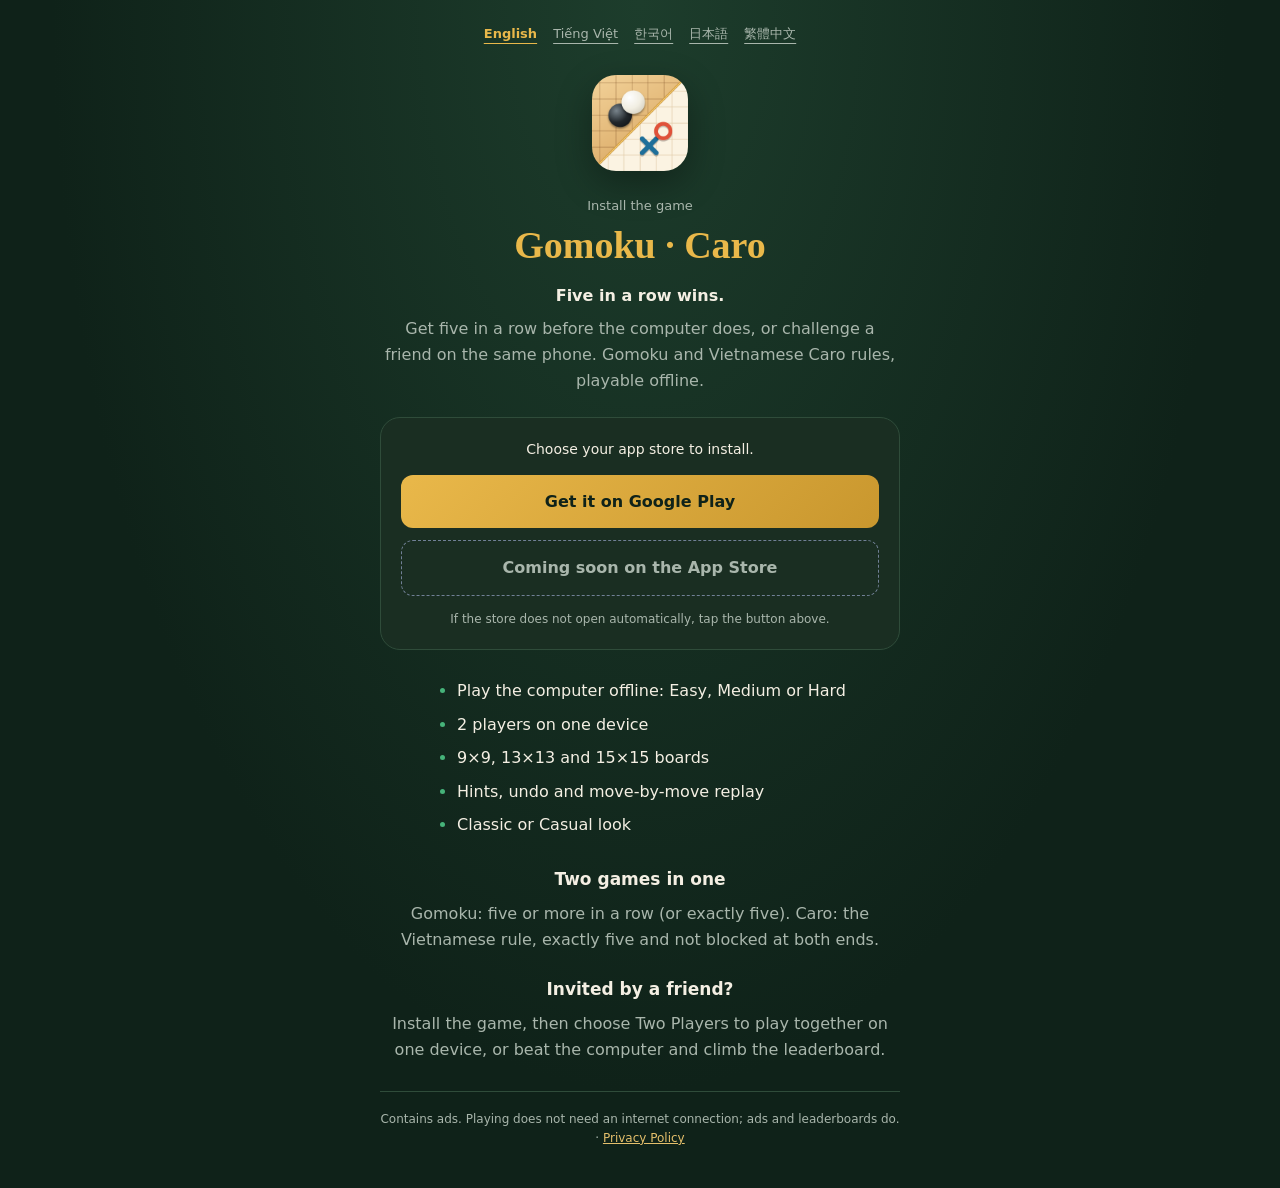
<file: index.html>
<!doctype html>
<html lang="en">
<head>
    <meta charset="utf-8">
    <meta name="viewport" content="width=device-width, initial-scale=1, viewport-fit=cover">
    <meta name="theme-color" content="#0f2219">
    <title>Gomoku · Caro — Install the game</title>
    <meta name="description" content="Install Gomoku · Caro. Choose your language to open the download page.">
    <meta property="og:title" content="Gomoku · Caro — Install the game">
    <meta property="og:description" content="Get five in a row before the computer does, or challenge a friend on the same phone. Gomoku and Vietnamese Caro rules, playable offline.">
    <meta property="og:type" content="website">
    <meta property="og:image" content="assets/icon.png">
    <link rel="icon" href="assets/icon.png" type="image/png">
    <link rel="stylesheet" href="assets/install.css">
</head>
<body>
    <main class="wrap">
        <img class="icon" src="assets/icon.png" width="96" height="96" alt="Gomoku · Caro">
        <h1>Gomoku · Caro</h1>
        <p class="sub">Choose your language</p>
        <nav aria-label="Language" style="display:block">
        <a class="btn astore" href="install_en.html" lang="en" hreflang="en">English</a>
        <a class="btn astore" href="install_vi.html" lang="vi" hreflang="vi">Tiếng Việt</a>
        <a class="btn astore" href="install_ko.html" lang="ko" hreflang="ko">한국어</a>
        <a class="btn astore" href="install_ja.html" lang="ja" hreflang="ja">日本語</a>
        <a class="btn astore" href="install_zh.html" lang="zh-Hant" hreflang="zh-Hant">繁體中文</a>
        </nav>
        <footer><a href="privacy.html">Privacy Policy</a></footer>
    </main>
    <script>
    (function () {
        'use strict';
        // zh (mọi biến thể: zh-TW, zh-Hant, zh-HK, zh-CN…) → trang Phồn thể install_zh.html
        var supported = ["en", "vi", "ko", "ja", "zh"];
        var preferred = navigator.languages && navigator.languages.length
            ? navigator.languages : [navigator.language || 'en'];
        var selected = 'en';
        for (var i = 0; i < preferred.length; i++) {
            var code = String(preferred[i]).toLowerCase().split(/[-_]/)[0];
            if (supported.indexOf(code) !== -1) {
                selected = code;
                break;
            }
        }
        window.location.replace('install_' + selected + '.html' + window.location.hash);
    }());
    </script>
</body>
</html>
</file>
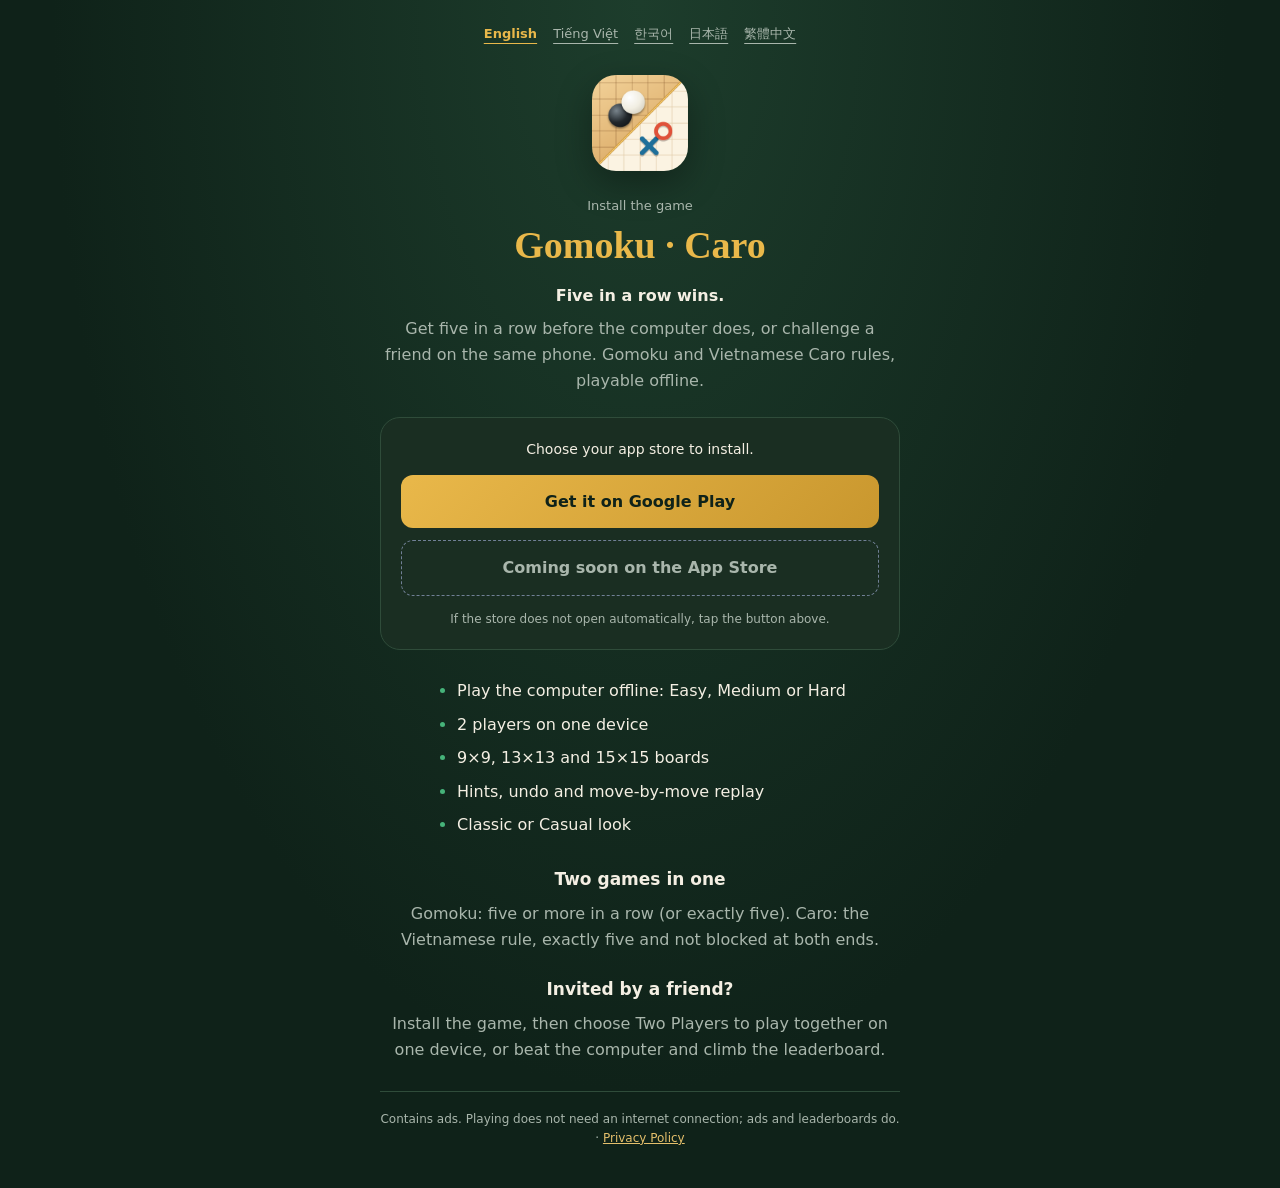
<file: install_en.html>
<!doctype html>
<html lang="en">
<head>
    <meta charset="utf-8">
    <meta name="viewport" content="width=device-width, initial-scale=1, viewport-fit=cover">
    <meta name="theme-color" content="#0f2219">
    <title>Gomoku · Caro — Install the game</title>
    <meta name="description" content="Get five in a row before the computer does, or challenge a friend on the same phone. Gomoku and Vietnamese Caro rules, playable offline.">
    <meta property="og:title" content="Gomoku · Caro — Install the game">
    <meta property="og:description" content="Get five in a row before the computer does, or challenge a friend on the same phone. Gomoku and Vietnamese Caro rules, playable offline.">
    <meta property="og:type" content="website">
    <meta property="og:image" content="assets/icon.png">
    <meta name="twitter:card" content="summary">
    <link rel="icon" type="image/png" href="assets/icon.png">
    <link rel="stylesheet" href="assets/install.css">
    <link rel="alternate" hreflang="en" href="install_en.html">
    <link rel="alternate" hreflang="vi" href="install_vi.html">
    <link rel="alternate" hreflang="ko" href="install_ko.html">
    <link rel="alternate" hreflang="ja" href="install_ja.html">
    <link rel="alternate" hreflang="zh-Hant" href="install_zh.html">
    <link rel="alternate" hreflang="x-default" href="index.html">
</head>
<body>
<main class="wrap">
    <nav aria-label="Language"><a href="install_en.html" lang="en" hreflang="en" aria-current="page">English</a><a href="install_vi.html" lang="vi" hreflang="vi">Tiếng Việt</a><a href="install_ko.html" lang="ko" hreflang="ko">한국어</a><a href="install_ja.html" lang="ja" hreflang="ja">日本語</a><a href="install_zh.html" lang="zh-Hant" hreflang="zh-Hant">繁體中文</a></nav>
    <img class="icon" src="assets/icon.png" width="96" height="96" alt="Gomoku · Caro">
    <p class="eyebrow">Install the game</p>
    <h1>Gomoku · Caro</h1>
    <p class="sub">Five in a row wins.</p>
    <p class="description">Get five in a row before the computer does, or challenge a friend on the same phone. Gomoku and Vietnamese Caro rules, playable offline.</p>
    <div class="downloads">
        <p id="status" role="status">Choose your app store to install.</p>
        <a class="btn gplay" id="gplay" href="https://play.google.com/store/apps/details?id=com.egame.gomoku&amp;hl=en">Get it on Google Play</a>
        <span class="btn astore soon" id="astore" aria-disabled="true">Coming soon on the App Store</span>
        <p class="hint">If the store does not open automatically, tap the button above.</p>
    </div>
    <section><ul><li>Play the computer offline: Easy, Medium or Hard</li><li>2 players on one device</li><li>9×9, 13×13 and 15×15 boards</li><li>Hints, undo and move-by-move replay</li><li>Classic or Casual look</li></ul></section>
    <section><h2>Two games in one</h2><p>Gomoku: five or more in a row (or exactly five). Caro: the Vietnamese rule, exactly five and not blocked at both ends.</p></section>
    <section><h2>Invited by a friend?</h2><p>Install the game, then choose Two Players to play together on one device, or beat the computer and climb the leaderboard.</p></section>
    <footer>Contains ads. Playing does not need an internet connection; ads and leaderboards do. · <a href="privacy.html#en">Privacy Policy</a></footer>
</main>
<script>window.installMessages = {"opening": "Opening Google Play…", "openingIOS": "Opening App Store…", "fallback": "If the store does not open automatically, tap the button above.", "soonIOS": "The iPhone and iPad version is coming soon. For now the game is available on Google Play."};</script>
<script src="assets/install.js"></script>
</body>
</html>
</file>
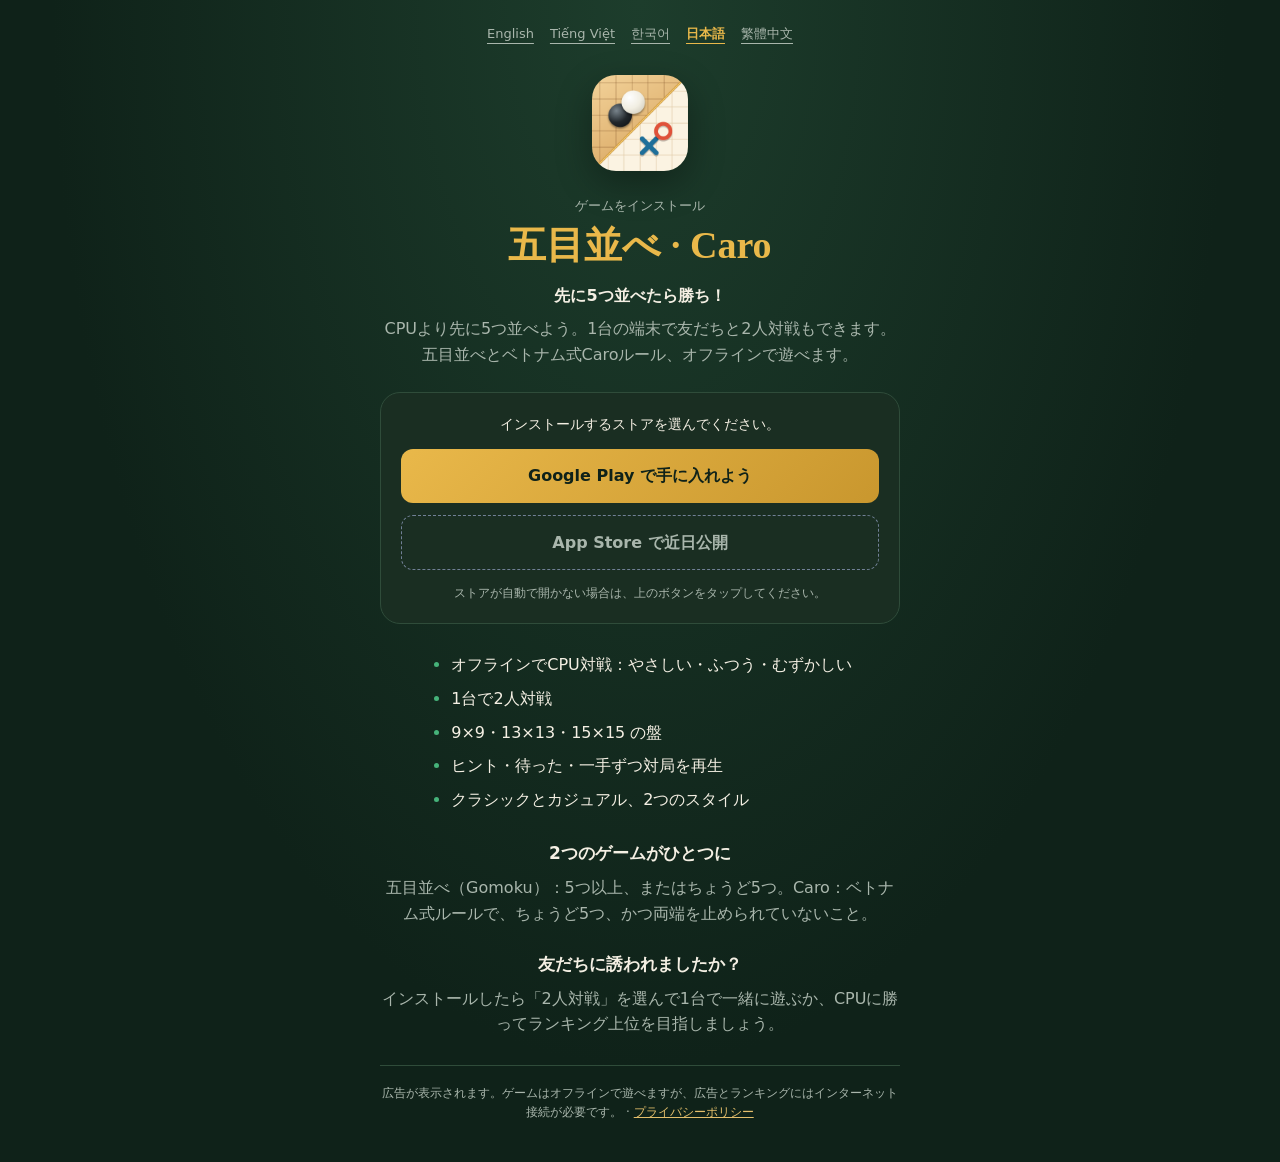
<file: install_ja.html>
<!doctype html>
<html lang="ja">
<head>
    <meta charset="utf-8">
    <meta name="viewport" content="width=device-width, initial-scale=1, viewport-fit=cover">
    <meta name="theme-color" content="#0f2219">
    <title>五目並べ · Caro — ゲームをインストール</title>
    <meta name="description" content="CPUより先に5つ並べよう。1台の端末で友だちと2人対戦もできます。五目並べとベトナム式Caroルール、オフラインで遊べます。">
    <meta property="og:title" content="五目並べ · Caro — ゲームをインストール">
    <meta property="og:description" content="CPUより先に5つ並べよう。1台の端末で友だちと2人対戦もできます。五目並べとベトナム式Caroルール、オフラインで遊べます。">
    <meta property="og:type" content="website">
    <meta property="og:image" content="assets/icon.png">
    <meta name="twitter:card" content="summary">
    <link rel="icon" type="image/png" href="assets/icon.png">
    <link rel="stylesheet" href="assets/install.css">
    <link rel="alternate" hreflang="en" href="install_en.html">
    <link rel="alternate" hreflang="vi" href="install_vi.html">
    <link rel="alternate" hreflang="ko" href="install_ko.html">
    <link rel="alternate" hreflang="ja" href="install_ja.html">
    <link rel="alternate" hreflang="zh-Hant" href="install_zh.html">
    <link rel="alternate" hreflang="x-default" href="index.html">
</head>
<body>
<main class="wrap">
    <nav aria-label="言語"><a href="install_en.html" lang="en" hreflang="en">English</a><a href="install_vi.html" lang="vi" hreflang="vi">Tiếng Việt</a><a href="install_ko.html" lang="ko" hreflang="ko">한국어</a><a href="install_ja.html" lang="ja" hreflang="ja" aria-current="page">日本語</a><a href="install_zh.html" lang="zh-Hant" hreflang="zh-Hant">繁體中文</a></nav>
    <img class="icon" src="assets/icon.png" width="96" height="96" alt="五目並べ · Caro">
    <p class="eyebrow">ゲームをインストール</p>
    <h1>五目並べ · Caro</h1>
    <p class="sub">先に5つ並べたら勝ち！</p>
    <p class="description">CPUより先に5つ並べよう。1台の端末で友だちと2人対戦もできます。五目並べとベトナム式Caroルール、オフラインで遊べます。</p>
    <div class="downloads">
        <p id="status" role="status">インストールするストアを選んでください。</p>
        <a class="btn gplay" id="gplay" href="https://play.google.com/store/apps/details?id=com.egame.gomoku&amp;hl=ja">Google Play で手に入れよう</a>
        <span class="btn astore soon" id="astore" aria-disabled="true">App Store で近日公開</span>
        <p class="hint">ストアが自動で開かない場合は、上のボタンをタップしてください。</p>
    </div>
    <section><ul><li>オフラインでCPU対戦：やさしい・ふつう・むずかしい</li><li>1台で2人対戦</li><li>9×9・13×13・15×15 の盤</li><li>ヒント・待った・一手ずつ対局を再生</li><li>クラシックとカジュアル、2つのスタイル</li></ul></section>
    <section><h2>2つのゲームがひとつに</h2><p>五目並べ（Gomoku）：5つ以上、またはちょうど5つ。Caro：ベトナム式ルールで、ちょうど5つ、かつ両端を止められていないこと。</p></section>
    <section><h2>友だちに誘われましたか？</h2><p>インストールしたら「2人対戦」を選んで1台で一緒に遊ぶか、CPUに勝ってランキング上位を目指しましょう。</p></section>
    <footer>広告が表示されます。ゲームはオフラインで遊べますが、広告とランキングにはインターネット接続が必要です。 · <a href="privacy.html#ja">プライバシーポリシー</a></footer>
</main>
<script>window.installMessages = {"opening": "Google Play を開いています…", "openingIOS": "App Store を開いています…", "fallback": "ストアが自動で開かない場合は、上のボタンをタップしてください。", "soonIOS": "iPhone・iPad 版は近日公開予定です。現在は Google Play で配信中です。"};</script>
<script src="assets/install.js"></script>
</body>
</html>
</file>
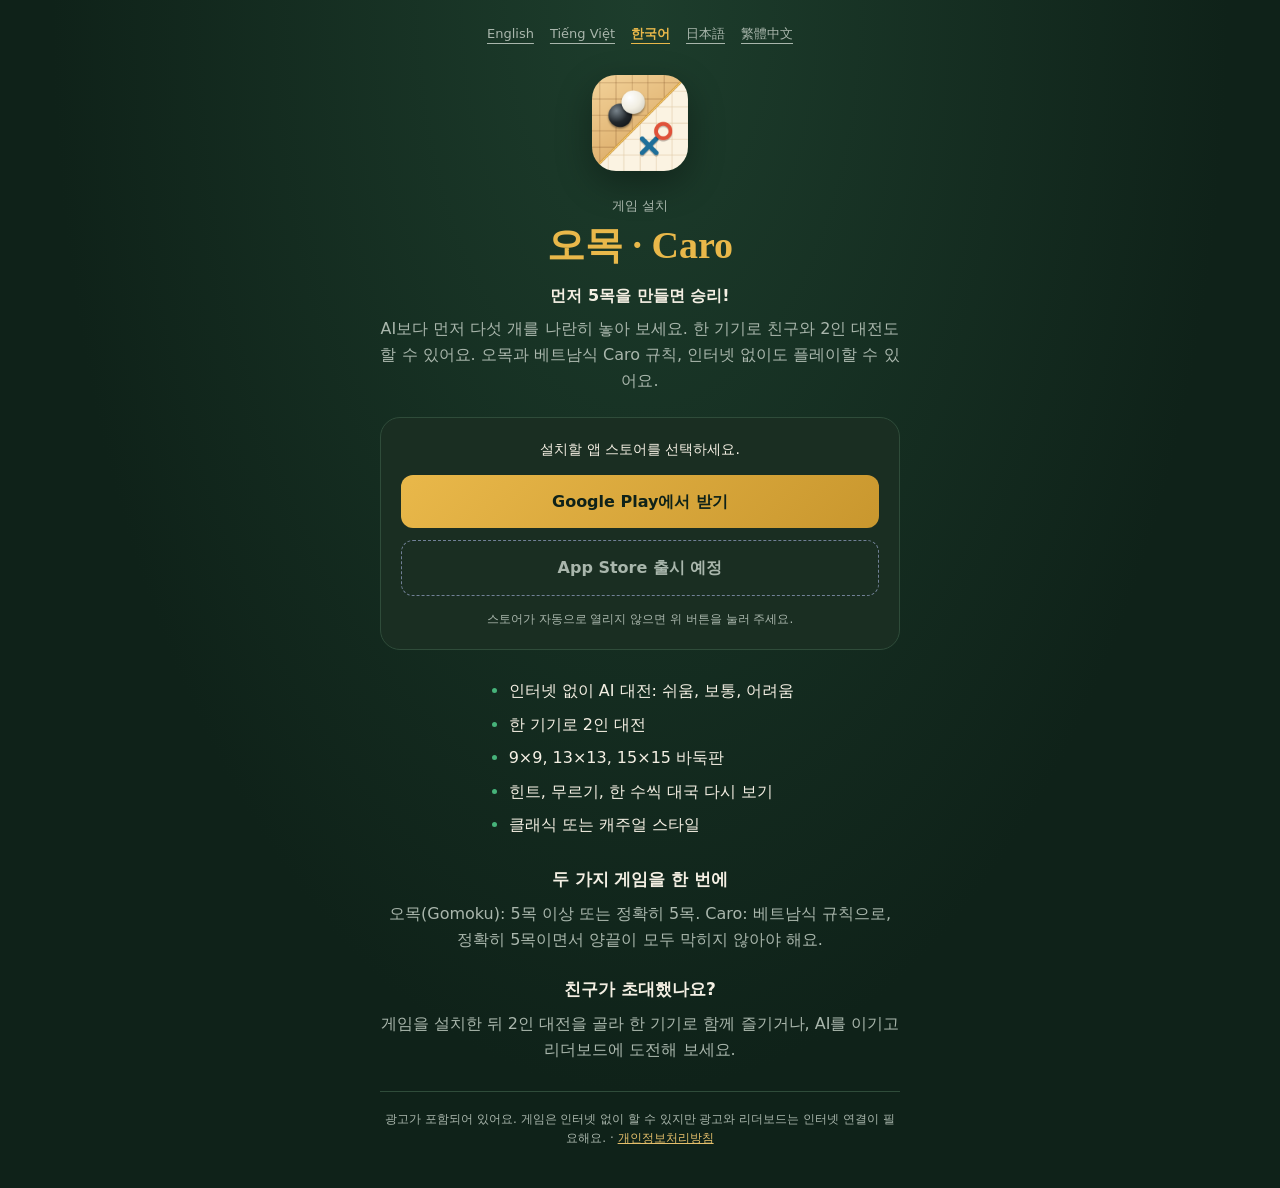
<file: install_ko.html>
<!doctype html>
<html lang="ko">
<head>
    <meta charset="utf-8">
    <meta name="viewport" content="width=device-width, initial-scale=1, viewport-fit=cover">
    <meta name="theme-color" content="#0f2219">
    <title>오목 · Caro — 게임 설치</title>
    <meta name="description" content="AI보다 먼저 다섯 개를 나란히 놓아 보세요. 한 기기로 친구와 2인 대전도 할 수 있어요. 오목과 베트남식 Caro 규칙, 인터넷 없이도 플레이할 수 있어요.">
    <meta property="og:title" content="오목 · Caro — 게임 설치">
    <meta property="og:description" content="AI보다 먼저 다섯 개를 나란히 놓아 보세요. 한 기기로 친구와 2인 대전도 할 수 있어요. 오목과 베트남식 Caro 규칙, 인터넷 없이도 플레이할 수 있어요.">
    <meta property="og:type" content="website">
    <meta property="og:image" content="assets/icon.png">
    <meta name="twitter:card" content="summary">
    <link rel="icon" type="image/png" href="assets/icon.png">
    <link rel="stylesheet" href="assets/install.css">
    <link rel="alternate" hreflang="en" href="install_en.html">
    <link rel="alternate" hreflang="vi" href="install_vi.html">
    <link rel="alternate" hreflang="ko" href="install_ko.html">
    <link rel="alternate" hreflang="ja" href="install_ja.html">
    <link rel="alternate" hreflang="zh-Hant" href="install_zh.html">
    <link rel="alternate" hreflang="x-default" href="index.html">
</head>
<body>
<main class="wrap">
    <nav aria-label="언어"><a href="install_en.html" lang="en" hreflang="en">English</a><a href="install_vi.html" lang="vi" hreflang="vi">Tiếng Việt</a><a href="install_ko.html" lang="ko" hreflang="ko" aria-current="page">한국어</a><a href="install_ja.html" lang="ja" hreflang="ja">日本語</a><a href="install_zh.html" lang="zh-Hant" hreflang="zh-Hant">繁體中文</a></nav>
    <img class="icon" src="assets/icon.png" width="96" height="96" alt="오목 · Caro">
    <p class="eyebrow">게임 설치</p>
    <h1>오목 · Caro</h1>
    <p class="sub">먼저 5목을 만들면 승리!</p>
    <p class="description">AI보다 먼저 다섯 개를 나란히 놓아 보세요. 한 기기로 친구와 2인 대전도 할 수 있어요. 오목과 베트남식 Caro 규칙, 인터넷 없이도 플레이할 수 있어요.</p>
    <div class="downloads">
        <p id="status" role="status">설치할 앱 스토어를 선택하세요.</p>
        <a class="btn gplay" id="gplay" href="https://play.google.com/store/apps/details?id=com.egame.gomoku&amp;hl=ko">Google Play에서 받기</a>
        <span class="btn astore soon" id="astore" aria-disabled="true">App Store 출시 예정</span>
        <p class="hint">스토어가 자동으로 열리지 않으면 위 버튼을 눌러 주세요.</p>
    </div>
    <section><ul><li>인터넷 없이 AI 대전: 쉬움, 보통, 어려움</li><li>한 기기로 2인 대전</li><li>9×9, 13×13, 15×15 바둑판</li><li>힌트, 무르기, 한 수씩 대국 다시 보기</li><li>클래식 또는 캐주얼 스타일</li></ul></section>
    <section><h2>두 가지 게임을 한 번에</h2><p>오목(Gomoku): 5목 이상 또는 정확히 5목. Caro: 베트남식 규칙으로, 정확히 5목이면서 양끝이 모두 막히지 않아야 해요.</p></section>
    <section><h2>친구가 초대했나요?</h2><p>게임을 설치한 뒤 2인 대전을 골라 한 기기로 함께 즐기거나, AI를 이기고 리더보드에 도전해 보세요.</p></section>
    <footer>광고가 포함되어 있어요. 게임은 인터넷 없이 할 수 있지만 광고와 리더보드는 인터넷 연결이 필요해요. · <a href="privacy.html#ko">개인정보처리방침</a></footer>
</main>
<script>window.installMessages = {"opening": "Google Play를 여는 중…", "openingIOS": "App Store를 여는 중…", "fallback": "스토어가 자동으로 열리지 않으면 위 버튼을 눌러 주세요.", "soonIOS": "iPhone·iPad 버전은 곧 출시돼요. 지금은 Google Play에서 받을 수 있어요."};</script>
<script src="assets/install.js"></script>
</body>
</html>
</file>
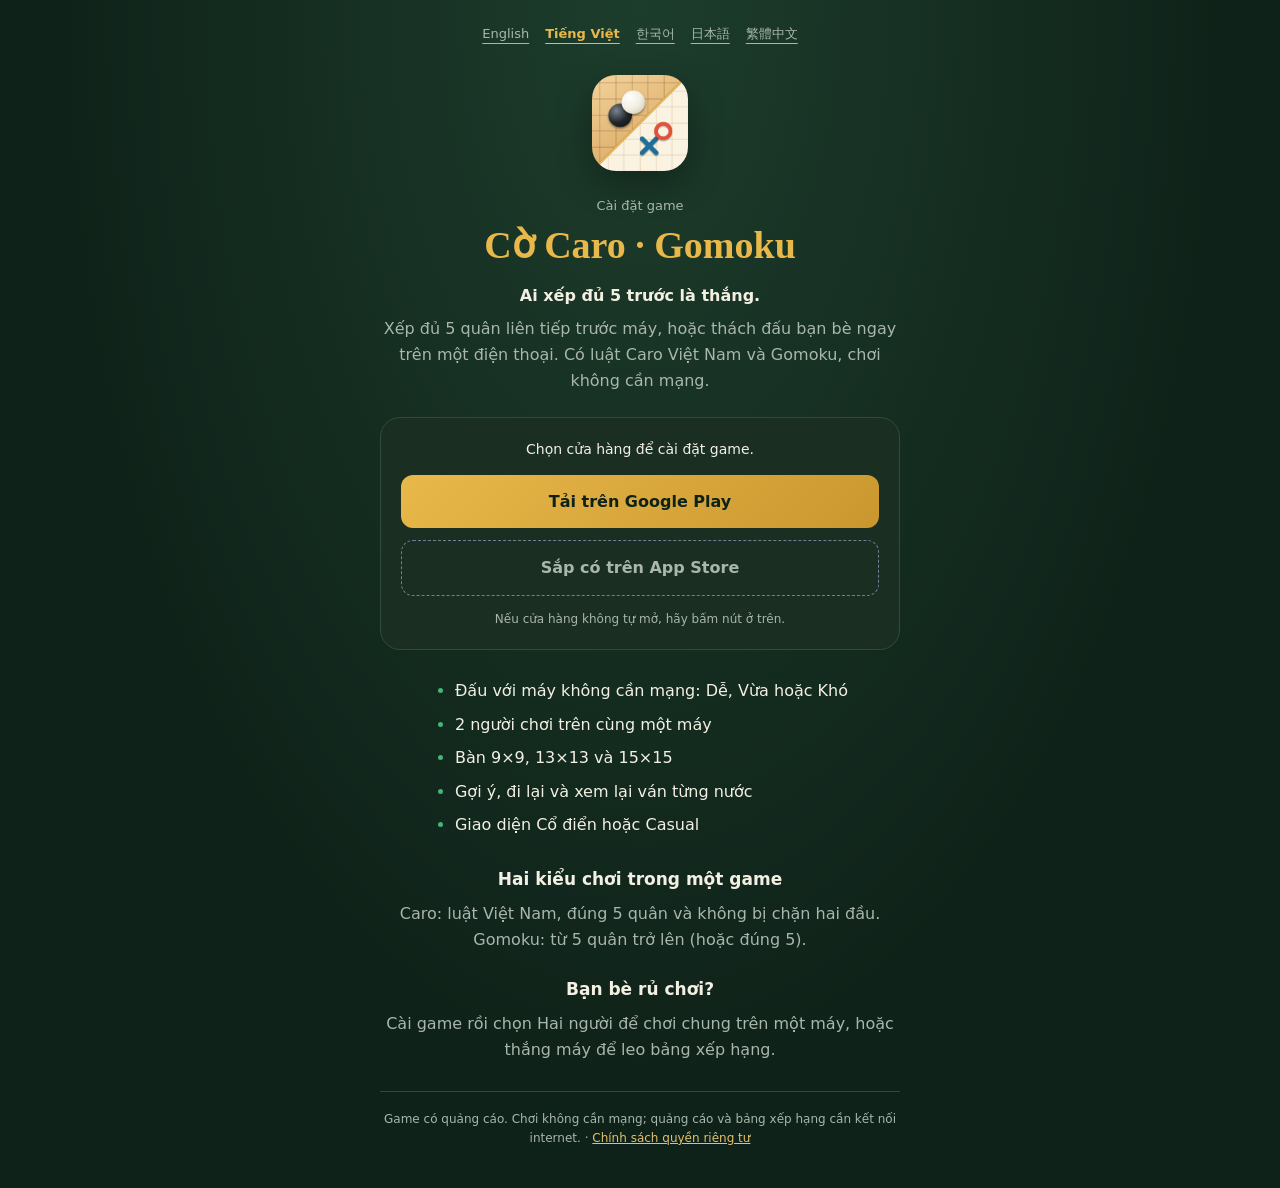
<file: install_vi.html>
<!doctype html>
<html lang="vi">
<head>
    <meta charset="utf-8">
    <meta name="viewport" content="width=device-width, initial-scale=1, viewport-fit=cover">
    <meta name="theme-color" content="#0f2219">
    <title>Cờ Caro · Gomoku — Cài đặt game</title>
    <meta name="description" content="Xếp đủ 5 quân liên tiếp trước máy, hoặc thách đấu bạn bè ngay trên một điện thoại. Có luật Caro Việt Nam và Gomoku, chơi không cần mạng.">
    <meta property="og:title" content="Cờ Caro · Gomoku — Cài đặt game">
    <meta property="og:description" content="Xếp đủ 5 quân liên tiếp trước máy, hoặc thách đấu bạn bè ngay trên một điện thoại. Có luật Caro Việt Nam và Gomoku, chơi không cần mạng.">
    <meta property="og:type" content="website">
    <meta property="og:image" content="assets/icon.png">
    <meta name="twitter:card" content="summary">
    <link rel="icon" type="image/png" href="assets/icon.png">
    <link rel="stylesheet" href="assets/install.css">
    <link rel="alternate" hreflang="en" href="install_en.html">
    <link rel="alternate" hreflang="vi" href="install_vi.html">
    <link rel="alternate" hreflang="ko" href="install_ko.html">
    <link rel="alternate" hreflang="ja" href="install_ja.html">
    <link rel="alternate" hreflang="zh-Hant" href="install_zh.html">
    <link rel="alternate" hreflang="x-default" href="index.html">
</head>
<body>
<main class="wrap">
    <nav aria-label="Ngôn ngữ"><a href="install_en.html" lang="en" hreflang="en">English</a><a href="install_vi.html" lang="vi" hreflang="vi" aria-current="page">Tiếng Việt</a><a href="install_ko.html" lang="ko" hreflang="ko">한국어</a><a href="install_ja.html" lang="ja" hreflang="ja">日本語</a><a href="install_zh.html" lang="zh-Hant" hreflang="zh-Hant">繁體中文</a></nav>
    <img class="icon" src="assets/icon.png" width="96" height="96" alt="Cờ Caro · Gomoku">
    <p class="eyebrow">Cài đặt game</p>
    <h1>Cờ Caro · Gomoku</h1>
    <p class="sub">Ai xếp đủ 5 trước là thắng.</p>
    <p class="description">Xếp đủ 5 quân liên tiếp trước máy, hoặc thách đấu bạn bè ngay trên một điện thoại. Có luật Caro Việt Nam và Gomoku, chơi không cần mạng.</p>
    <div class="downloads">
        <p id="status" role="status">Chọn cửa hàng để cài đặt game.</p>
        <a class="btn gplay" id="gplay" href="https://play.google.com/store/apps/details?id=com.egame.gomoku&amp;hl=vi">Tải trên Google Play</a>
        <span class="btn astore soon" id="astore" aria-disabled="true">Sắp có trên App Store</span>
        <p class="hint">Nếu cửa hàng không tự mở, hãy bấm nút ở trên.</p>
    </div>
    <section><ul><li>Đấu với máy không cần mạng: Dễ, Vừa hoặc Khó</li><li>2 người chơi trên cùng một máy</li><li>Bàn 9×9, 13×13 và 15×15</li><li>Gợi ý, đi lại và xem lại ván từng nước</li><li>Giao diện Cổ điển hoặc Casual</li></ul></section>
    <section><h2>Hai kiểu chơi trong một game</h2><p>Caro: luật Việt Nam, đúng 5 quân và không bị chặn hai đầu. Gomoku: từ 5 quân trở lên (hoặc đúng 5).</p></section>
    <section><h2>Bạn bè rủ chơi?</h2><p>Cài game rồi chọn Hai người để chơi chung trên một máy, hoặc thắng máy để leo bảng xếp hạng.</p></section>
    <footer>Game có quảng cáo. Chơi không cần mạng; quảng cáo và bảng xếp hạng cần kết nối internet. · <a href="privacy.html#vi">Chính sách quyền riêng tư</a></footer>
</main>
<script>window.installMessages = {"opening": "Đang mở Google Play…", "openingIOS": "Đang mở App Store…", "fallback": "Nếu cửa hàng không tự mở, hãy bấm nút ở trên.", "soonIOS": "Phiên bản iPhone và iPad sắp ra mắt. Hiện game đã có trên Google Play."};</script>
<script src="assets/install.js"></script>
</body>
</html>
</file>
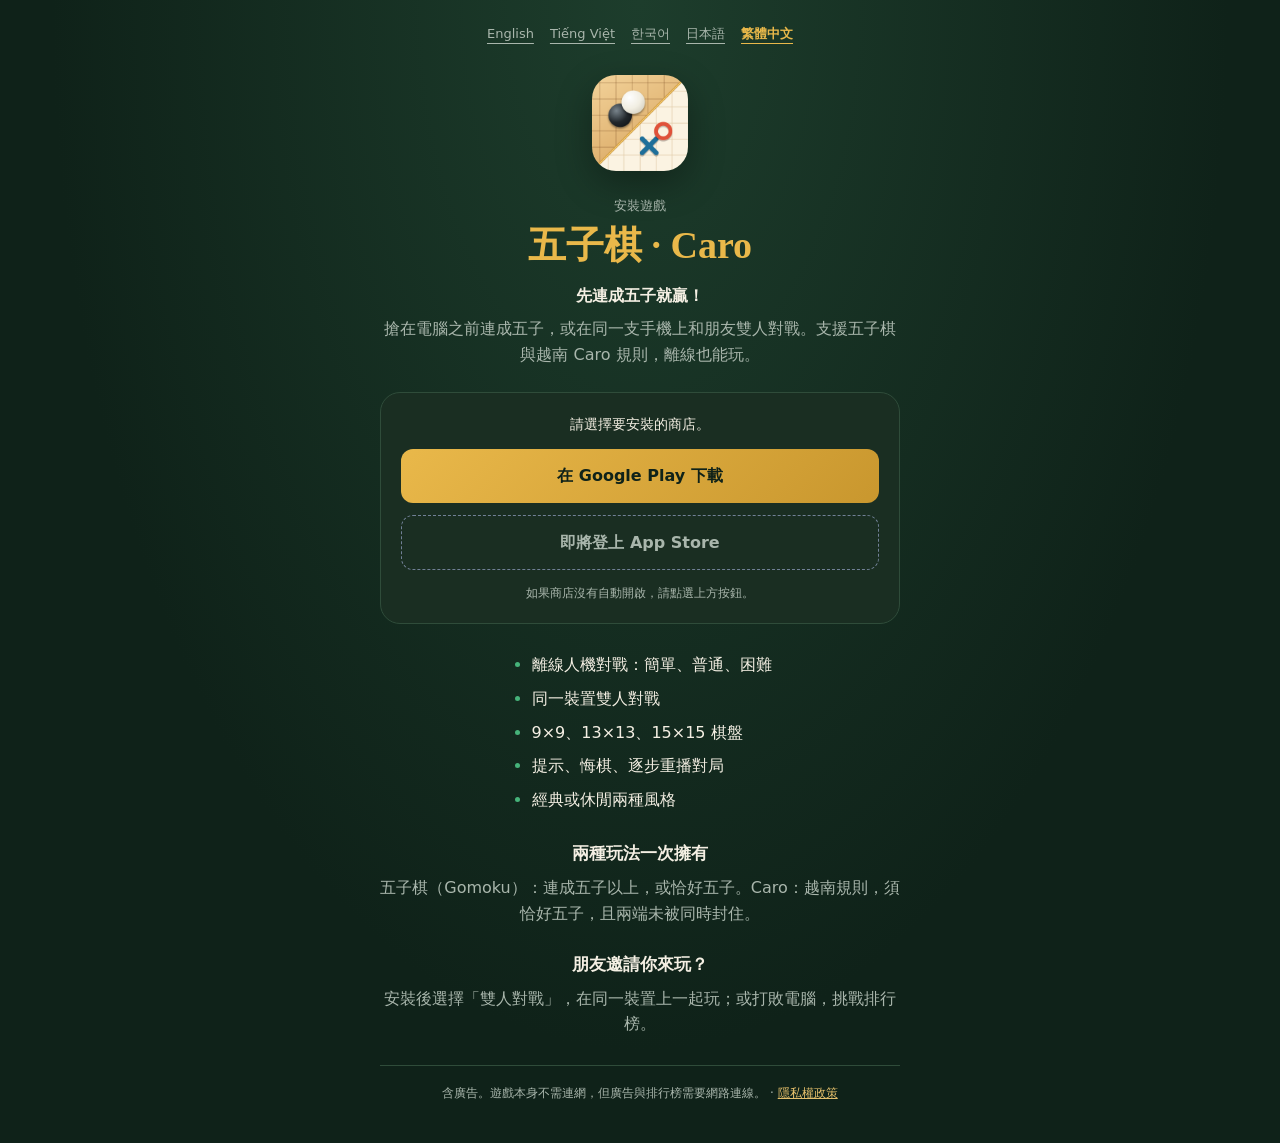
<file: install_zh.html>
<!doctype html>
<html lang="zh-Hant">
<head>
    <meta charset="utf-8">
    <meta name="viewport" content="width=device-width, initial-scale=1, viewport-fit=cover">
    <meta name="theme-color" content="#0f2219">
    <title>五子棋 · Caro — 安裝遊戲</title>
    <meta name="description" content="搶在電腦之前連成五子，或在同一支手機上和朋友雙人對戰。支援五子棋與越南 Caro 規則，離線也能玩。">
    <meta property="og:title" content="五子棋 · Caro — 安裝遊戲">
    <meta property="og:description" content="搶在電腦之前連成五子，或在同一支手機上和朋友雙人對戰。支援五子棋與越南 Caro 規則，離線也能玩。">
    <meta property="og:type" content="website">
    <meta property="og:image" content="assets/icon.png">
    <meta name="twitter:card" content="summary">
    <link rel="icon" type="image/png" href="assets/icon.png">
    <link rel="stylesheet" href="assets/install.css">
    <link rel="alternate" hreflang="en" href="install_en.html">
    <link rel="alternate" hreflang="vi" href="install_vi.html">
    <link rel="alternate" hreflang="ko" href="install_ko.html">
    <link rel="alternate" hreflang="ja" href="install_ja.html">
    <link rel="alternate" hreflang="zh-Hant" href="install_zh.html">
    <link rel="alternate" hreflang="x-default" href="index.html">
</head>
<body>
<main class="wrap">
    <nav aria-label="語言"><a href="install_en.html" lang="en" hreflang="en">English</a><a href="install_vi.html" lang="vi" hreflang="vi">Tiếng Việt</a><a href="install_ko.html" lang="ko" hreflang="ko">한국어</a><a href="install_ja.html" lang="ja" hreflang="ja">日本語</a><a href="install_zh.html" lang="zh-Hant" hreflang="zh-Hant" aria-current="page">繁體中文</a></nav>
    <img class="icon" src="assets/icon.png" width="96" height="96" alt="五子棋 · Caro">
    <p class="eyebrow">安裝遊戲</p>
    <h1>五子棋 · Caro</h1>
    <p class="sub">先連成五子就贏！</p>
    <p class="description">搶在電腦之前連成五子，或在同一支手機上和朋友雙人對戰。支援五子棋與越南 Caro 規則，離線也能玩。</p>
    <div class="downloads">
        <p id="status" role="status">請選擇要安裝的商店。</p>
        <a class="btn gplay" id="gplay" href="https://play.google.com/store/apps/details?id=com.egame.gomoku&amp;hl=zh-TW">在 Google Play 下載</a>
        <span class="btn astore soon" id="astore" aria-disabled="true">即將登上 App Store</span>
        <p class="hint">如果商店沒有自動開啟，請點選上方按鈕。</p>
    </div>
    <section><ul><li>離線人機對戰：簡單、普通、困難</li><li>同一裝置雙人對戰</li><li>9×9、13×13、15×15 棋盤</li><li>提示、悔棋、逐步重播對局</li><li>經典或休閒兩種風格</li></ul></section>
    <section><h2>兩種玩法一次擁有</h2><p>五子棋（Gomoku）：連成五子以上，或恰好五子。Caro：越南規則，須恰好五子，且兩端未被同時封住。</p></section>
    <section><h2>朋友邀請你來玩？</h2><p>安裝後選擇「雙人對戰」，在同一裝置上一起玩；或打敗電腦，挑戰排行榜。</p></section>
    <footer>含廣告。遊戲本身不需連網，但廣告與排行榜需要網路連線。 · <a href="privacy.html#zh">隱私權政策</a></footer>
</main>
<script>window.installMessages = {"opening": "正在開啟 Google Play…", "openingIOS": "正在開啟 App Store…", "fallback": "如果商店沒有自動開啟，請點選上方按鈕。", "soonIOS": "iPhone 與 iPad 版即將推出，目前可在 Google Play 下載。"};</script>
<script src="assets/install.js"></script>
</body>
</html>
</file>
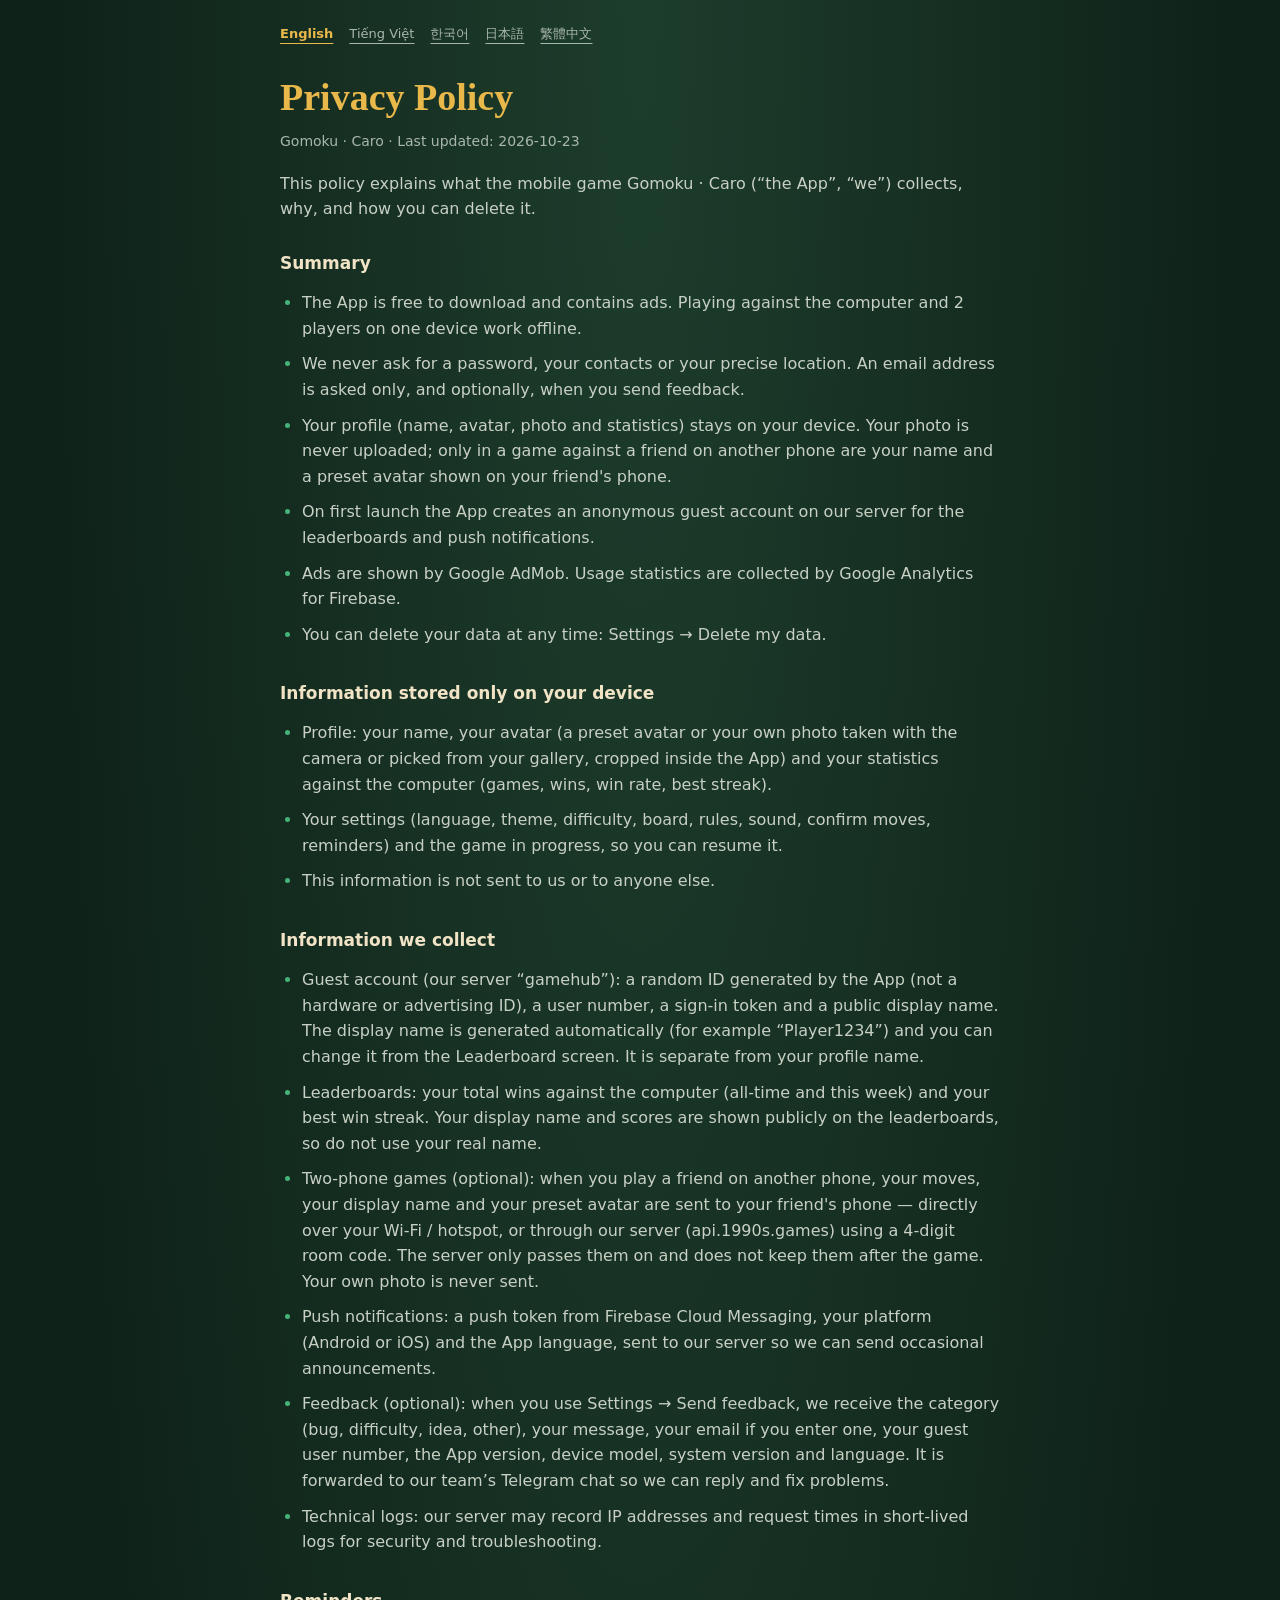
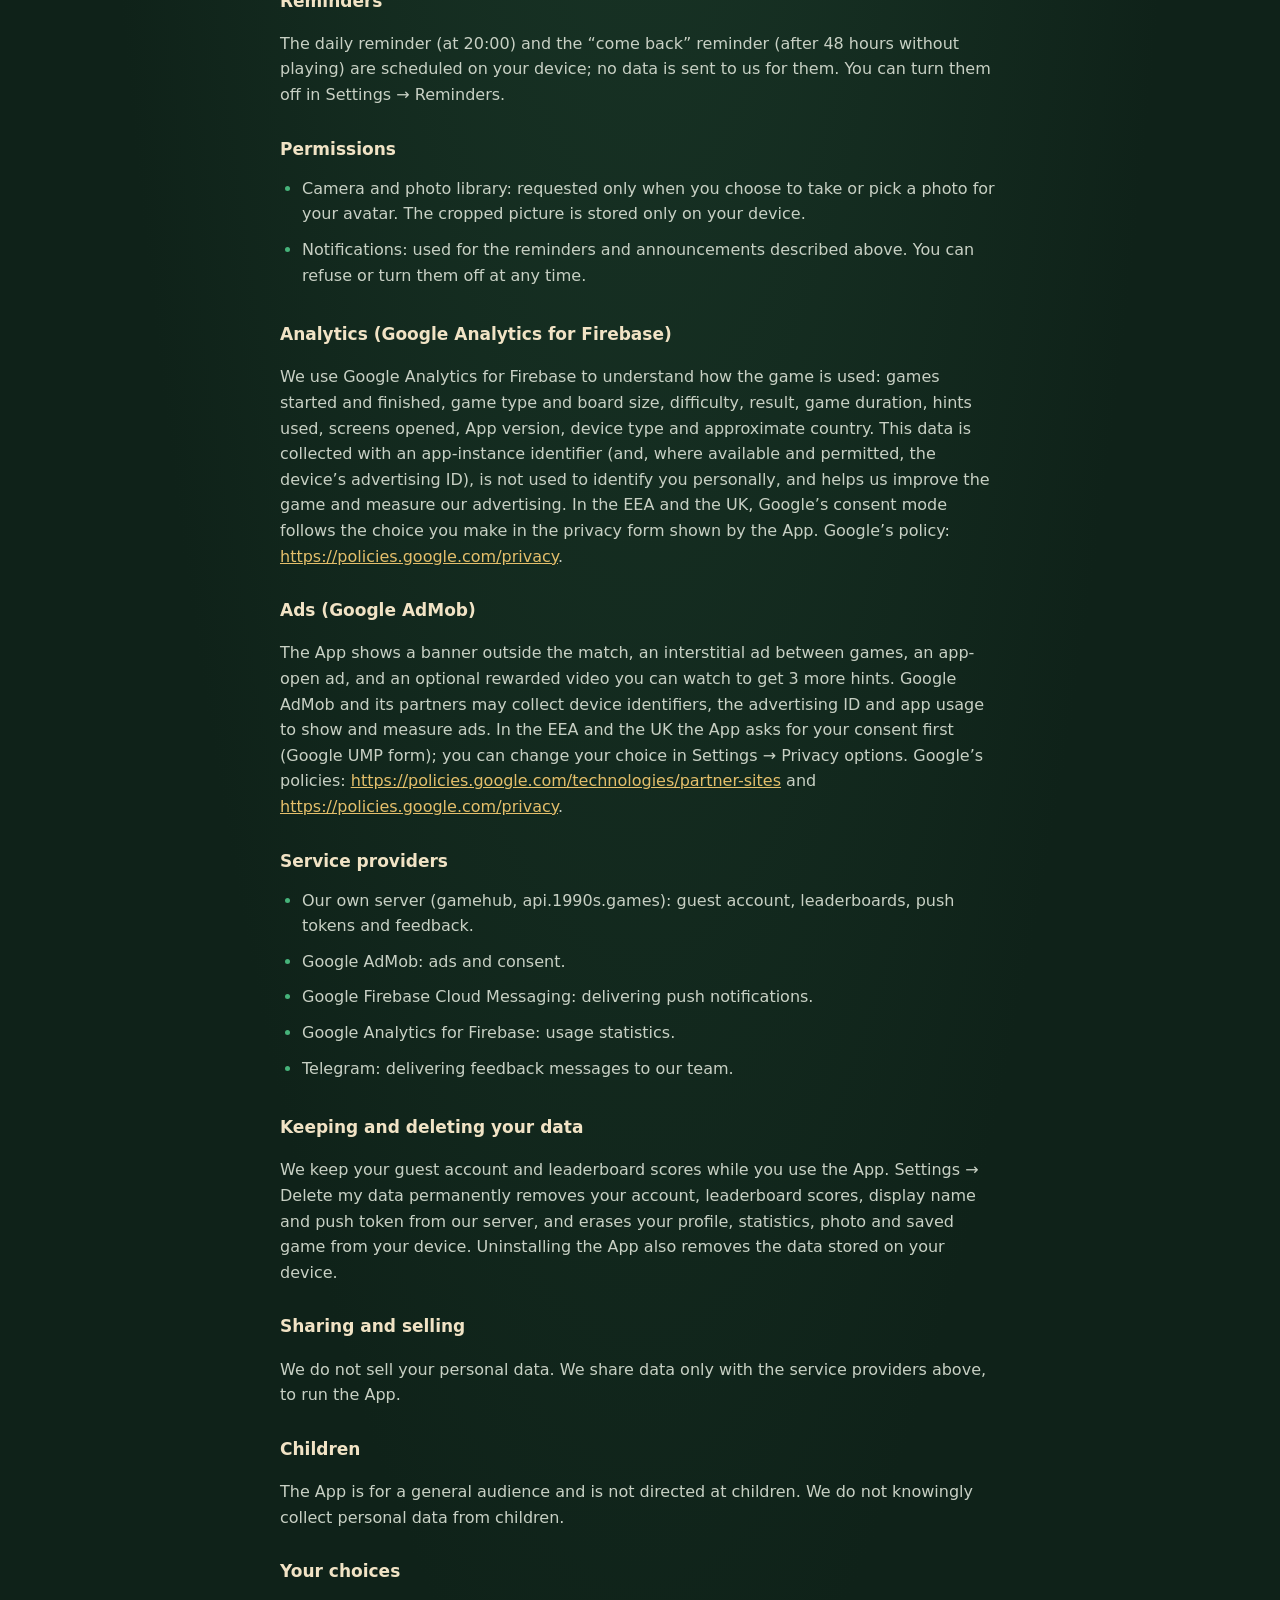
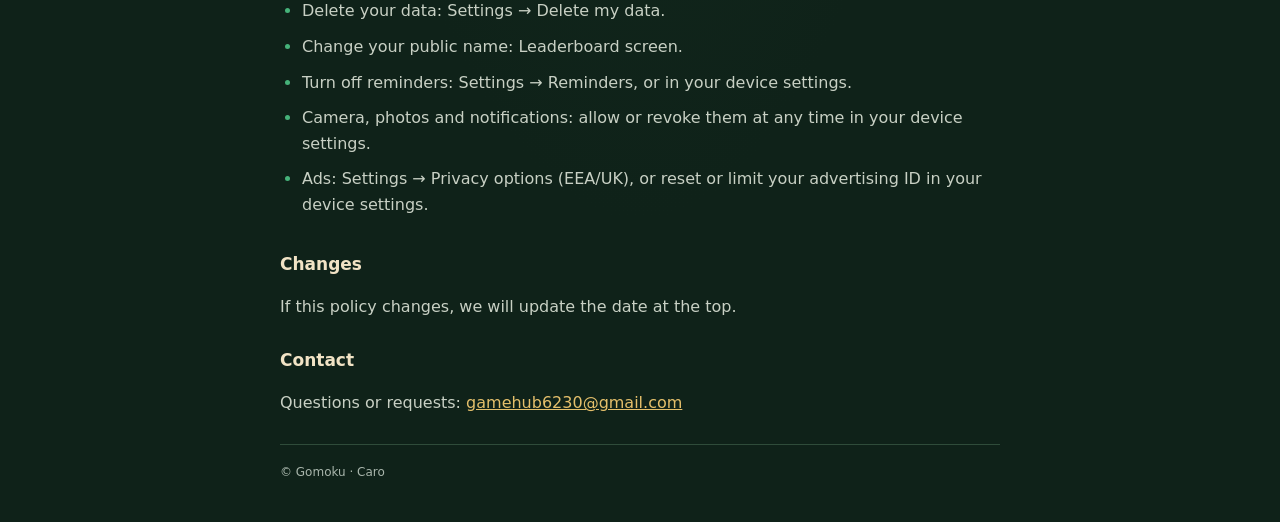
<file: privacy.html>
<!doctype html>
<html lang="en">
<head>
<meta charset="utf-8">
<meta name="viewport" content="width=device-width, initial-scale=1, viewport-fit=cover">
<meta name="theme-color" content="#0f2219">
<title>Privacy Policy — Gomoku · Caro</title>
<meta name="description" content="What Gomoku · Caro collects, why, and how to delete it.">
<link rel="icon" type="image/png" href="assets/icon.png">
<link rel="stylesheet" href="assets/install.css">
<style>
body{text-align:left}
.wrap{max-width:720px}
nav{justify-content:flex-start}
h1{text-align:left}
h2{margin:28px 0 8px;color:#f1e3c5}
p,li{color:#c8d0c4}
.meta{color:#a9b6ac;font-size:14px;margin:10px 0 18px}
ul{display:block;padding-left:22px}
li{padding:5px 0}
a{color:#e4bf6b;overflow-wrap:anywhere}
article{display:none}
article.on{display:block}
</style>
</head>
<body>
<main class="wrap">
<nav aria-label="Language"><a href="#en" lang="en" data-lang="en">English</a><a href="#vi" lang="vi" data-lang="vi">Tiếng Việt</a><a href="#ko" lang="ko" data-lang="ko">한국어</a><a href="#ja" lang="ja" data-lang="ja">日本語</a><a href="#zh" lang="zh-Hant" data-lang="zh">繁體中文</a></nav>
<article data-lang="en" lang="en"><h1>Privacy Policy</h1><p class="meta">Gomoku · Caro · Last updated: 2026-10-23</p><p>This policy explains what the mobile game Gomoku · Caro (“the App”, “we”) collects, why, and how you can delete it.</p><h2>Summary</h2><ul><li>The App is free to download and contains ads. Playing against the computer and 2 players on one device work offline.</li><li>We never ask for a password, your contacts or your precise location. An email address is asked only, and optionally, when you send feedback.</li><li>Your profile (name, avatar, photo and statistics) stays on your device. Your photo is never uploaded; only in a game against a friend on another phone are your name and a preset avatar shown on your friend&#x27;s phone.</li><li>On first launch the App creates an anonymous guest account on our server for the leaderboards and push notifications.</li><li>Ads are shown by Google AdMob. Usage statistics are collected by Google Analytics for Firebase.</li><li>You can delete your data at any time: Settings → Delete my data.</li></ul><h2>Information stored only on your device</h2><ul><li>Profile: your name, your avatar (a preset avatar or your own photo taken with the camera or picked from your gallery, cropped inside the App) and your statistics against the computer (games, wins, win rate, best streak).</li><li>Your settings (language, theme, difficulty, board, rules, sound, confirm moves, reminders) and the game in progress, so you can resume it.</li><li>This information is not sent to us or to anyone else.</li></ul><h2>Information we collect</h2><ul><li>Guest account (our server “gamehub”): a random ID generated by the App (not a hardware or advertising ID), a user number, a sign-in token and a public display name. The display name is generated automatically (for example “Player1234”) and you can change it from the Leaderboard screen. It is separate from your profile name.</li><li>Leaderboards: your total wins against the computer (all-time and this week) and your best win streak. Your display name and scores are shown publicly on the leaderboards, so do not use your real name.</li><li>Two-phone games (optional): when you play a friend on another phone, your moves, your display name and your preset avatar are sent to your friend&#x27;s phone — directly over your Wi-Fi / hotspot, or through our server (api.1990s.games) using a 4-digit room code. The server only passes them on and does not keep them after the game. Your own photo is never sent.</li><li>Push notifications: a push token from Firebase Cloud Messaging, your platform (Android or iOS) and the App language, sent to our server so we can send occasional announcements.</li><li>Feedback (optional): when you use Settings → Send feedback, we receive the category (bug, difficulty, idea, other), your message, your email if you enter one, your guest user number, the App version, device model, system version and language. It is forwarded to our team’s Telegram chat so we can reply and fix problems.</li><li>Technical logs: our server may record IP addresses and request times in short-lived logs for security and troubleshooting.</li></ul><h2>Reminders</h2><p>The daily reminder (at 20:00) and the “come back” reminder (after 48 hours without playing) are scheduled on your device; no data is sent to us for them. You can turn them off in Settings → Reminders.</p><h2>Permissions</h2><ul><li>Camera and photo library: requested only when you choose to take or pick a photo for your avatar. The cropped picture is stored only on your device.</li><li>Notifications: used for the reminders and announcements described above. You can refuse or turn them off at any time.</li></ul><h2>Analytics (Google Analytics for Firebase)</h2><p>We use Google Analytics for Firebase to understand how the game is used: games started and finished, game type and board size, difficulty, result, game duration, hints used, screens opened, App version, device type and approximate country. This data is collected with an app-instance identifier (and, where available and permitted, the device’s advertising ID), is not used to identify you personally, and helps us improve the game and measure our advertising. In the EEA and the UK, Google’s consent mode follows the choice you make in the privacy form shown by the App. Google’s policy: <a href="https://policies.google.com/privacy">https://policies.google.com/privacy</a>.</p><h2>Ads (Google AdMob)</h2><p>The App shows a banner outside the match, an interstitial ad between games, an app-open ad, and an optional rewarded video you can watch to get 3 more hints. Google AdMob and its partners may collect device identifiers, the advertising ID and app usage to show and measure ads. In the EEA and the UK the App asks for your consent first (Google UMP form); you can change your choice in Settings → Privacy options. Google’s policies: <a href="https://policies.google.com/technologies/partner-sites">https://policies.google.com/technologies/partner-sites</a> and <a href="https://policies.google.com/privacy">https://policies.google.com/privacy</a>.</p><h2>Service providers</h2><ul><li>Our own server (gamehub, api.1990s.games): guest account, leaderboards, push tokens and feedback.</li><li>Google AdMob: ads and consent.</li><li>Google Firebase Cloud Messaging: delivering push notifications.</li><li>Google Analytics for Firebase: usage statistics.</li><li>Telegram: delivering feedback messages to our team.</li></ul><h2>Keeping and deleting your data</h2><p>We keep your guest account and leaderboard scores while you use the App. Settings → Delete my data permanently removes your account, leaderboard scores, display name and push token from our server, and erases your profile, statistics, photo and saved game from your device. Uninstalling the App also removes the data stored on your device.</p><h2>Sharing and selling</h2><p>We do not sell your personal data. We share data only with the service providers above, to run the App.</p><h2>Children</h2><p>The App is for a general audience and is not directed at children. We do not knowingly collect personal data from children.</p><h2>Your choices</h2><ul><li>Delete your data: Settings → Delete my data.</li><li>Change your public name: Leaderboard screen.</li><li>Turn off reminders: Settings → Reminders, or in your device settings.</li><li>Camera, photos and notifications: allow or revoke them at any time in your device settings.</li><li>Ads: Settings → Privacy options (EEA/UK), or reset or limit your advertising ID in your device settings.</li></ul><h2>Changes</h2><p>If this policy changes, we will update the date at the top.</p><h2>Contact</h2><p>Questions or requests: <a href="mailto:gamehub6230@gmail.com">gamehub6230@gmail.com</a></p></article><article data-lang="vi" lang="vi"><h1>Chính sách quyền riêng tư</h1><p class="meta">Gomoku · Caro · Cập nhật lần cuối: 2026-10-23</p><p>Chính sách này giải thích trò chơi Gomoku · Caro (“Ứng dụng”, “chúng tôi”) thu thập những gì, để làm gì và cách bạn xóa dữ liệu.</p><h2>Tóm tắt</h2><ul><li>Ứng dụng tải miễn phí và có quảng cáo. Chơi với máy và 2 người trên một máy hoạt động không cần mạng.</li><li>Chúng tôi không bao giờ hỏi mật khẩu, danh bạ hay vị trí chính xác của bạn. Email chỉ được hỏi, và không bắt buộc, khi bạn gửi góp ý.</li><li>Hồ sơ của bạn (tên, avatar, ảnh và thống kê) nằm trên máy bạn. Ảnh của bạn không bao giờ được tải lên; chỉ khi chơi với bạn bè trên máy khác thì tên và avatar có sẵn của bạn mới hiện trên máy của bạn ấy.</li><li>Lần mở đầu tiên, Ứng dụng tạo một tài khoản khách ẩn danh trên máy chủ của chúng tôi để dùng cho bảng xếp hạng và thông báo đẩy.</li><li>Quảng cáo do Google AdMob hiển thị. Số liệu sử dụng do Google Analytics for Firebase thu thập.</li><li>Bạn có thể xóa dữ liệu bất cứ lúc nào: Cài đặt → Xóa dữ liệu của tôi.</li></ul><h2>Thông tin chỉ lưu trên máy bạn</h2><ul><li>Hồ sơ: tên, avatar (avatar có sẵn hoặc ảnh của chính bạn chụp bằng camera hay chọn từ thư viện, được cắt ngay trong Ứng dụng) và thống kê khi đấu với máy (số ván, số trận thắng, tỉ lệ thắng, chuỗi thắng dài nhất).</li><li>Các cài đặt (ngôn ngữ, giao diện, độ khó, bàn cờ, luật chơi, âm thanh, xác nhận đặt quân, nhắc chơi) và ván đang chơi dở để bạn chơi tiếp.</li><li>Những thông tin này không được gửi cho chúng tôi hay bất kỳ ai khác.</li></ul><h2>Thông tin chúng tôi thu thập</h2><ul><li>Tài khoản khách (máy chủ “gamehub” của chúng tôi): một mã ngẫu nhiên do Ứng dụng tạo (không phải mã phần cứng hay mã quảng cáo), số người dùng, mã đăng nhập và tên hiển thị công khai. Tên hiển thị được tạo tự động (ví dụ “Player1234”) và bạn có thể đổi ở màn hình Bảng xếp hạng. Tên này tách biệt với tên trong hồ sơ.</li><li>Bảng xếp hạng: tổng số trận bạn thắng máy (mọi lúc và tuần này) và chuỗi thắng dài nhất. Tên hiển thị và điểm số được hiện công khai trên bảng xếp hạng, vì vậy đừng dùng tên thật.</li><li>Chơi 2 máy (không bắt buộc): khi chơi với bạn trên máy khác, nước đi, tên hiển thị và avatar có sẵn của bạn được gửi tới máy của bạn ấy — trực tiếp qua Wi-Fi / hotspot, hoặc qua máy chủ của chúng tôi (api.1990s.games) bằng mã phòng 4 số. Máy chủ chỉ chuyển tiếp, không lưu lại sau ván. Ảnh của bạn không bao giờ được gửi đi.</li><li>Thông báo đẩy: mã push của Firebase Cloud Messaging, nền tảng (Android hoặc iOS) và ngôn ngữ của Ứng dụng, được gửi tới máy chủ để thỉnh thoảng chúng tôi gửi thông báo.</li><li>Góp ý (không bắt buộc): khi bạn dùng Cài đặt → Gửi góp ý, chúng tôi nhận loại góp ý (lỗi, độ khó, ý tưởng, khác), nội dung, email nếu bạn nhập, số người dùng của tài khoản khách, phiên bản Ứng dụng, đời máy, phiên bản hệ điều hành và ngôn ngữ. Góp ý được chuyển tới nhóm chat Telegram của đội ngũ để chúng tôi trả lời và sửa lỗi.</li><li>Nhật ký kỹ thuật: máy chủ có thể ghi địa chỉ IP và thời điểm yêu cầu trong nhật ký lưu ngắn hạn để bảo mật và xử lý lỗi.</li></ul><h2>Lời nhắc</h2><p>Lời nhắc hằng ngày (lúc 20:00) và lời nhắc “quay lại chơi” (sau 48 giờ không chơi) được lên lịch ngay trên máy bạn; không có dữ liệu nào gửi cho chúng tôi. Bạn có thể tắt trong Cài đặt → Nhắc chơi.</p><h2>Quyền truy cập</h2><ul><li>Camera và thư viện ảnh: chỉ được yêu cầu khi bạn chọn chụp hoặc chọn ảnh làm avatar. Ảnh sau khi cắt chỉ lưu trên máy bạn.</li><li>Thông báo: dùng cho lời nhắc và thông báo nêu ở trên. Bạn có thể từ chối hoặc tắt bất cứ lúc nào.</li></ul><h2>Phân tích (Google Analytics for Firebase)</h2><p>Chúng tôi dùng Google Analytics for Firebase để hiểu cách trò chơi được sử dụng: số ván bắt đầu và kết thúc, kiểu chơi và cỡ bàn, độ khó, kết quả, thời lượng ván, số gợi ý đã dùng, màn hình đã mở, phiên bản Ứng dụng, loại máy và quốc gia gần đúng. Dữ liệu này được thu kèm mã phiên bản cài đặt ứng dụng (và mã quảng cáo của máy, nếu có và được phép), không dùng để nhận diện cá nhân bạn, và giúp chúng tôi cải thiện trò chơi cũng như đo lường quảng cáo. Ở EEA và Vương quốc Anh, chế độ đồng ý của Google tuân theo lựa chọn của bạn trong form quyền riêng tư mà Ứng dụng hiển thị. Chính sách của Google: <a href="https://policies.google.com/privacy">https://policies.google.com/privacy</a>.</p><h2>Quảng cáo (Google AdMob)</h2><p>Ứng dụng hiển thị banner bên ngoài ván đấu, quảng cáo xen kẽ giữa các ván, quảng cáo khi mở ứng dụng và video có thưởng (không bắt buộc) để nhận thêm 3 gợi ý. Google AdMob và đối tác có thể thu thập mã thiết bị, mã quảng cáo và dữ liệu sử dụng ứng dụng để hiển thị và đo lường quảng cáo. Ở EEA và Vương quốc Anh, Ứng dụng hỏi sự đồng ý của bạn trước (form Google UMP); bạn có thể đổi lựa chọn trong Cài đặt → Tùy chọn quyền riêng tư. Chính sách của Google: <a href="https://policies.google.com/technologies/partner-sites">https://policies.google.com/technologies/partner-sites</a> và <a href="https://policies.google.com/privacy">https://policies.google.com/privacy</a>.</p><h2>Nhà cung cấp dịch vụ</h2><ul><li>Máy chủ của chúng tôi (gamehub, api.1990s.games): tài khoản khách, bảng xếp hạng, mã push và góp ý.</li><li>Google AdMob: quảng cáo và quản lý đồng ý.</li><li>Google Firebase Cloud Messaging: gửi thông báo đẩy.</li><li>Google Analytics for Firebase: thống kê sử dụng.</li><li>Telegram: chuyển góp ý tới đội ngũ của chúng tôi.</li></ul><h2>Lưu giữ và xóa dữ liệu</h2><p>Chúng tôi giữ tài khoản khách và điểm xếp hạng trong thời gian bạn dùng Ứng dụng. Cài đặt → Xóa dữ liệu của tôi sẽ xóa vĩnh viễn tài khoản, điểm xếp hạng, tên hiển thị và mã push khỏi máy chủ, đồng thời xóa hồ sơ, thống kê, ảnh và ván đã lưu trên máy bạn. Gỡ Ứng dụng cũng xóa dữ liệu lưu trên máy.</p><h2>Chia sẻ và mua bán</h2><p>Chúng tôi không bán dữ liệu cá nhân của bạn. Dữ liệu chỉ được chia sẻ với các nhà cung cấp dịch vụ ở trên để vận hành Ứng dụng.</p><h2>Trẻ em</h2><p>Ứng dụng dành cho mọi người và không nhắm tới trẻ em. Chúng tôi không cố ý thu thập dữ liệu cá nhân của trẻ em.</p><h2>Lựa chọn của bạn</h2><ul><li>Xóa dữ liệu: Cài đặt → Xóa dữ liệu của tôi.</li><li>Đổi tên công khai: màn hình Bảng xếp hạng.</li><li>Tắt lời nhắc: Cài đặt → Nhắc chơi, hoặc trong cài đặt của máy.</li><li>Camera, ảnh và thông báo: cho phép hoặc thu hồi bất cứ lúc nào trong cài đặt của máy.</li><li>Quảng cáo: Cài đặt → Tùy chọn quyền riêng tư (EEA/Anh), hoặc đặt lại / giới hạn mã quảng cáo trong cài đặt của máy.</li></ul><h2>Thay đổi</h2><p>Nếu chính sách thay đổi, chúng tôi sẽ cập nhật ngày ở đầu trang.</p><h2>Liên hệ</h2><p>Câu hỏi hoặc yêu cầu: <a href="mailto:gamehub6230@gmail.com">gamehub6230@gmail.com</a></p></article><article data-lang="ko" lang="ko"><h1>개인정보처리방침</h1><p class="meta">오목 · Caro · 최종 업데이트: 2026-10-23</p><p>이 방침은 모바일 게임 오목 · Caro(Gomoku · Caro, 이하 ‘앱’, ‘저희’)가 어떤 정보를 왜 수집하는지, 그리고 그 정보를 어떻게 삭제할 수 있는지 설명합니다.</p><h2>요약</h2><ul><li>앱은 무료로 다운로드할 수 있으며 광고가 포함되어 있습니다. AI 대전과 한 기기 2인 대전은 인터넷 없이 플레이할 수 있습니다.</li><li>비밀번호, 연락처, 정확한 위치 정보는 절대 요청하지 않습니다. 이메일 주소는 의견을 보낼 때에만, 선택적으로 입력받습니다.</li><li>프로필(이름, 아바타, 사진, 통계)은 기기에 저장됩니다. 사진은 절대 업로드되지 않으며, 다른 기기의 친구와 대국할 때만 이름과 기본 아바타가 친구의 기기에 표시됩니다.</li><li>앱을 처음 실행하면 리더보드와 푸시 알림을 위해 저희 서버에 익명 게스트 계정이 만들어집니다.</li><li>광고는 Google AdMob이 표시하고, 이용 통계는 Google Analytics for Firebase가 수집합니다.</li><li>언제든지 데이터를 삭제할 수 있습니다: 설정 → 내 데이터 삭제.</li></ul><h2>기기에만 저장되는 정보</h2><ul><li>프로필: 이름, 아바타(기본 제공 아바타 또는 카메라로 찍거나 갤러리에서 고른 내 사진을 앱 안에서 자른 것), AI 대전 통계(대국 수, 승리 수, 승률, 최다 연승).</li><li>설정(언어, 스타일, 난이도, 바둑판 크기, 규칙, 소리, 착수 확인, 알림)과 이어하기를 위한 진행 중인 대국.</li><li>이 정보는 저희나 다른 누구에게도 전송되지 않습니다.</li></ul><h2>수집하는 정보</h2><ul><li>게스트 계정(저희 서버 ‘gamehub’): 앱이 생성한 무작위 ID(하드웨어 ID나 광고 ID가 아님), 사용자 번호, 로그인 토큰, 공개 표시 이름. 표시 이름은 자동으로 만들어지며(예: “Player1234”) 리더보드 화면에서 바꿀 수 있습니다. 프로필 이름과는 별개입니다.</li><li>리더보드: AI 상대로 거둔 총 승리 수(전체 기간 및 이번 주)와 최다 연승 기록. 표시 이름과 점수는 리더보드에 공개되므로 실명은 사용하지 마세요.</li><li>2대 대전(선택): 다른 기기의 친구와 둘 때 착수, 표시 이름, 기본 아바타가 친구의 기기로 전송됩니다. 같은 Wi-Fi/핫스팟에서는 직접, 그 외에는 4자리 방 코드로 저희 서버(api.1990s.games)를 거칩니다. 서버는 전달만 하며 대국 후 보관하지 않습니다. 내 사진은 전송되지 않습니다.</li><li>푸시 알림: 가끔 공지를 보내기 위해 Firebase Cloud Messaging 푸시 토큰, 플랫폼(Android 또는 iOS), 앱 언어를 저희 서버로 전송합니다.</li><li>의견 보내기(선택): 설정 → 의견 보내기를 이용하면 분류(버그, 난이도, 아이디어, 기타), 메시지, 입력한 경우 이메일, 게스트 사용자 번호, 앱 버전, 기기 모델, OS 버전, 언어를 받습니다. 답변과 문제 해결을 위해 이 내용은 저희 팀의 텔레그램(Telegram) 채팅으로 전달됩니다.</li><li>기술 로그: 보안과 오류 해결을 위해 서버가 IP 주소와 요청 시각을 단기간 보관되는 로그에 기록할 수 있습니다.</li></ul><h2>알림</h2><p>매일 알림(오후 8시)과 ‘다시 플레이’ 알림(48시간 동안 플레이하지 않은 경우)은 기기에서 예약되며, 이를 위해 저희에게 전송되는 데이터는 없습니다. 설정 → 알림에서 끌 수 있습니다.</p><h2>권한</h2><ul><li>카메라 및 사진 보관함: 아바타용 사진을 찍거나 고르기로 선택한 경우에만 요청합니다. 잘라낸 사진은 기기에만 저장됩니다.</li><li>알림: 위에서 설명한 알림과 공지에 사용합니다. 언제든지 거부하거나 끌 수 있습니다.</li></ul><h2>분석(Google Analytics for Firebase)</h2><p>게임 이용 방식을 파악하기 위해 Google Analytics for Firebase를 사용합니다. 수집 항목은 시작·종료한 대국, 게임 종류와 바둑판 크기, 난이도, 결과, 대국 시간, 사용한 힌트 수, 연 화면, 앱 버전, 기기 유형, 대략적인 국가입니다. 이 데이터는 앱 인스턴스 식별자(가능하고 허용된 경우 기기의 광고 ID 포함)와 함께 수집되며, 개인을 식별하는 데 사용되지 않고 게임 개선과 광고 성과 측정에 활용됩니다. EEA와 영국에서는 Google 동의 모드가 앱에 표시되는 개인정보 양식에서 선택한 내용을 따릅니다. Google 정책: <a href="https://policies.google.com/privacy">https://policies.google.com/privacy</a>.</p><h2>광고(Google AdMob)</h2><p>앱은 대국 화면 밖의 배너 광고, 대국 사이의 전면 광고, 앱 실행 광고, 그리고 힌트 3개를 더 받기 위해 선택적으로 시청하는 보상형 동영상 광고를 표시합니다. Google AdMob과 파트너사는 광고 표시와 측정을 위해 기기 식별자, 광고 ID, 앱 이용 정보를 수집할 수 있습니다. EEA와 영국에서는 앱이 먼저 동의를 요청하며(Google UMP 양식), 설정 → 개인정보 옵션에서 선택을 변경할 수 있습니다. Google 정책: <a href="https://policies.google.com/technologies/partner-sites">https://policies.google.com/technologies/partner-sites</a>, <a href="https://policies.google.com/privacy">https://policies.google.com/privacy</a>.</p><h2>서비스 제공업체</h2><ul><li>저희 서버(gamehub, api.1990s.games): 게스트 계정, 리더보드, 푸시 토큰, 의견.</li><li>Google AdMob: 광고 및 동의 관리.</li><li>Google Firebase Cloud Messaging: 푸시 알림 전송.</li><li>Google Analytics for Firebase: 이용 통계.</li><li>Telegram: 의견을 저희 팀에 전달.</li></ul><h2>보관 및 삭제</h2><p>게스트 계정과 리더보드 점수는 앱을 사용하는 동안 보관합니다. 설정 → 내 데이터 삭제를 누르면 서버의 계정, 리더보드 점수, 표시 이름, 푸시 토큰이 영구 삭제되고, 기기의 프로필, 통계, 사진, 저장된 대국도 함께 지워집니다. 앱을 삭제해도 기기에 저장된 데이터가 지워집니다.</p><h2>공유 및 판매</h2><p>저희는 개인정보를 판매하지 않습니다. 앱 운영을 위해 위의 서비스 제공업체와만 데이터를 공유합니다.</p><h2>아동</h2><p>앱은 일반 이용자를 대상으로 하며 아동을 대상으로 하지 않습니다. 아동의 개인정보를 고의로 수집하지 않습니다.</p><h2>이용자의 선택</h2><ul><li>데이터 삭제: 설정 → 내 데이터 삭제.</li><li>공개 이름 변경: 리더보드 화면.</li><li>알림 끄기: 설정 → 알림 또는 기기 설정.</li><li>카메라, 사진, 알림 권한: 기기 설정에서 언제든지 허용하거나 철회할 수 있습니다.</li><li>광고: 설정 → 개인정보 옵션(EEA/영국), 또는 기기 설정에서 광고 ID를 재설정하거나 제한하세요.</li></ul><h2>변경</h2><p>이 방침이 변경되면 상단의 날짜를 업데이트합니다.</p><h2>문의</h2><p>질문이나 요청: <a href="mailto:gamehub6230@gmail.com">gamehub6230@gmail.com</a></p></article><article data-lang="ja" lang="ja"><h1>プライバシーポリシー</h1><p class="meta">五目並べ · Caro · 最終更新日: 2026-10-23</p><p>このポリシーでは、モバイルゲーム「五目並べ · Caro」（Gomoku · Caro、以下「本アプリ」「当方」）がどのような情報を、なぜ収集するのか、またその削除方法について説明します。</p><h2>概要</h2><ul><li>本アプリは無料でダウンロードでき、広告が表示されます。CPU対戦と1台での2人対戦はオフラインで遊べます。</li><li>パスワード、連絡先、正確な位置情報をお尋ねすることはありません。メールアドレスは、ご意見を送るときに任意で入力いただく場合のみです。</li><li>プロフィール（名前、アバター、写真、成績）は端末内に保存されます。写真がアップロードされることはなく、別の端末の友だちと対戦するときだけ、名前と用意されたアバターが友だちの端末に表示されます。</li><li>初回起動時、ランキングとプッシュ通知のために、当方のサーバーに匿名のゲストアカウントが作成されます。</li><li>広告は Google AdMob が表示し、利用統計は Google Analytics for Firebase が収集します。</li><li>データはいつでも削除できます：設定 → データを削除。</li></ul><h2>端末内にのみ保存される情報</h2><ul><li>プロフィール：名前、アバター（用意されたアバター、またはカメラで撮影・ギャラリーから選んだご自身の写真をアプリ内でトリミングしたもの）、CPU対戦の成績（対局数、勝利数、勝率、最多連勝）。</li><li>設定（言語、スタイル、難易度、盤のサイズ、ルール、サウンド、着手の確認、リマインダー）と、続きから遊ぶための対局中のデータ。</li><li>これらの情報が当方やその他の第三者に送信されることはありません。</li></ul><h2>収集する情報</h2><ul><li>ゲストアカウント（当方のサーバー「gamehub」）：本アプリが生成するランダムなID（端末固有のIDや広告IDではありません）、ユーザー番号、ログイン用トークン、公開表示名。表示名は自動で作成され（例：「Player1234」）、ランキング画面で変更できます。プロフィールの名前とは別のものです。</li><li>ランキング：CPU対戦での通算勝利数（全期間・今週）と最多連勝記録。表示名とスコアはランキングで公開されるため、本名は使わないでください。</li><li>2台で対戦（任意）：別の端末の友だちと対戦するとき、指し手・表示名・用意されたアバターが友だちの端末に送られます。同じWi-Fi／テザリングでは直接、それ以外は4桁のルームコードで当社サーバー（api.1990s.games）を経由します。サーバーは中継のみで、対局後に保存しません。ご自身の写真が送られることはありません。</li><li>プッシュ通知：お知らせを時々お送りするため、Firebase Cloud Messaging のプッシュトークン、プラットフォーム（Android または iOS）、アプリの言語を当方のサーバーに送信します。</li><li>ご意見（任意）：設定 → ご意見を送る をご利用の場合、カテゴリ（不具合、難易度、アイデア、その他）、メッセージ、入力された場合はメールアドレス、ゲストのユーザー番号、アプリのバージョン、端末の機種、OSのバージョン、言語を受け取ります。返信や不具合の修正のため、当方チームの Telegram チャットに転送されます。</li><li>技術ログ：セキュリティと障害対応のため、サーバーがIPアドレスとリクエスト時刻を短期間保存されるログに記録することがあります。</li></ul><h2>リマインダー</h2><p>毎日のリマインダー（20:00）と「また遊ぼう」リマインダー（48時間プレイがない場合）は端末内で予約され、そのために当方へデータが送信されることはありません。設定 → リマインダー でオフにできます。</p><h2>アクセス許可</h2><ul><li>カメラと写真ライブラリ：アバター用の写真を撮影・選択することを選んだ場合にのみ許可を求めます。トリミングした画像は端末内にのみ保存されます。</li><li>通知：上記のリマインダーとお知らせに使用します。いつでも拒否またはオフにできます。</li></ul><h2>分析（Google Analytics for Firebase）</h2><p>ゲームの利用状況を把握するため、Google Analytics for Firebase を使用しています。対象は、開始・終了した対局、ゲームの種類と盤のサイズ、難易度、結果、対局時間、使用したヒント数、開いた画面、アプリのバージョン、端末の種類、おおよその国です。これらのデータはアプリインスタンスID（利用可能かつ許可されている場合は端末の広告IDを含む）とともに収集されますが、個人の特定には使用せず、ゲームの改善と広告効果の測定に役立てます。EEAおよび英国では、Google の同意モードは本アプリが表示するプライバシーフォームでの選択に従います。Google のポリシー：<a href="https://policies.google.com/privacy">https://policies.google.com/privacy</a></p><h2>広告（Google AdMob）</h2><p>本アプリでは、対局画面以外のバナー広告、対局と対局の間のインタースティシャル広告、アプリ起動時の広告、そしてヒントを3回分追加するために任意で視聴できるリワード動画広告を表示します。Google AdMob とそのパートナーは、広告の表示と効果測定のために、端末識別子、広告ID、アプリの利用情報を収集することがあります。EEAおよび英国では、本アプリはまず同意を求め（Google UMP フォーム）、設定 → プライバシー設定 で選択を変更できます。Google のポリシー：<a href="https://policies.google.com/technologies/partner-sites">https://policies.google.com/technologies/partner-sites</a> および <a href="https://policies.google.com/privacy">https://policies.google.com/privacy</a></p><h2>サービス提供者</h2><ul><li>当方のサーバー（gamehub、api.1990s.games）：ゲストアカウント、ランキング、プッシュトークン、ご意見。</li><li>Google AdMob：広告と同意管理。</li><li>Google Firebase Cloud Messaging：プッシュ通知の配信。</li><li>Google Analytics for Firebase：利用統計。</li><li>Telegram：ご意見を当方チームへ届けるため。</li></ul><h2>保存期間と削除</h2><p>ゲストアカウントとランキングのスコアは、本アプリをご利用いただいている間保存します。設定 → データを削除 を行うと、サーバー上のアカウント、ランキングのスコア、表示名、プッシュトークンが完全に削除され、端末内のプロフィール、成績、写真、保存された対局も消去されます。本アプリをアンインストールした場合も、端末内のデータは削除されます。</p><h2>共有と販売</h2><p>当方が個人データを販売することはありません。本アプリの運営のため、上記のサービス提供者とのみデータを共有します。</p><h2>お子様について</h2><p>本アプリは一般向けであり、お子様を対象としたものではありません。お子様の個人データを意図的に収集することはありません。</p><h2>ご利用者の選択</h2><ul><li>データの削除：設定 → データを削除。</li><li>公開名の変更：ランキング画面。</li><li>リマインダーをオフにする：設定 → リマインダー、または端末の設定。</li><li>カメラ・写真・通知：端末の設定でいつでも許可または取り消しができます。</li><li>広告：設定 → プライバシー設定（EEA／英国）、または端末の設定で広告IDのリセットや制限を行ってください。</li></ul><h2>変更について</h2><p>本ポリシーを変更した場合は、上部の日付を更新します。</p><h2>お問い合わせ</h2><p>ご質問・ご要望：<a href="mailto:gamehub6230@gmail.com">gamehub6230@gmail.com</a></p></article><article data-lang="zh" lang="zh-Hant"><h1>隱私權政策</h1><p class="meta">五子棋 · Caro · 最後更新: 2026-10-23</p><p>本政策說明行動遊戲「五子棋 · Caro」（Gomoku · Caro，以下稱「本 App」、「我們」）會蒐集哪些資料、為何蒐集，以及你可以如何刪除這些資料。</p><h2>摘要</h2><ul><li>本 App 可免費下載，並含有廣告。人機對戰與同一裝置的雙人對戰皆可離線遊玩。</li><li>我們絕不會要求你的密碼、聯絡人或精確位置。只有在你傳送意見回饋時，才會請你選擇性地填寫電子郵件。</li><li>你的個人檔案（名稱、頭像、照片與戰績）儲存在你的裝置上。照片絕不會上傳；只有與另一支手機上的朋友對戰時，你的名稱與內建頭像才會顯示在朋友的手機上。</li><li>首次開啟時，本 App 會在我們的伺服器上建立匿名訪客帳號，用於排行榜與推播通知。</li><li>廣告由 Google AdMob 顯示；使用統計由 Google Analytics for Firebase 蒐集。</li><li>你可以隨時刪除資料：設定 → 刪除我的資料。</li></ul><h2>只儲存在你裝置上的資料</h2><ul><li>個人檔案：名稱、頭像（內建頭像，或你用相機拍攝、從相簿選取並在 App 內裁切的照片），以及人機對戰戰績（對局數、勝場數、勝率、最高連勝）。</li><li>設定（語言、風格、難度、棋盤大小、規則、音效、落子確認、提醒）以及進行中的對局，方便你接續遊玩。</li><li>這些資料不會傳送給我們或任何其他人。</li></ul><h2>我們蒐集的資料</h2><ul><li>訪客帳號（我們的伺服器「gamehub」）：由本 App 產生的隨機 ID（並非硬體 ID 或廣告 ID）、使用者編號、登入權杖，以及公開顯示名稱。顯示名稱會自動產生（例如「Player1234」），你可以在排行榜畫面中修改，它與個人檔案的名稱是分開的。</li><li>排行榜：你在人機對戰中的總勝場數（全部期間與本週）以及最高連勝紀錄。顯示名稱與分數會公開顯示在排行榜上，因此請勿使用真實姓名。</li><li>雙機對戰（選用）：與另一支手機上的朋友對戰時，你的落子、顯示名稱與內建頭像會傳送到朋友的手機——在同一 Wi-Fi／熱點下直接傳送，否則透過我們的伺服器（api.1990s.games）以 4 位數房號轉送。伺服器只負責轉送，對局結束後不會保存。你自己的照片絕不會傳送。</li><li>推播通知：為了不定期傳送公告，我們會將 Firebase Cloud Messaging 推播權杖、平台（Android 或 iOS）與 App 語言傳送到我們的伺服器。</li><li>意見回饋（選擇性）：當你使用「設定 → 意見回饋」時，我們會收到類別（錯誤、難度、建議、其他）、訊息內容、你填寫的電子郵件（如有）、訪客使用者編號、App 版本、裝置型號、作業系統版本與語言。這些內容會轉送到我們團隊的 Telegram 聊天室，以便回覆並修正問題。</li><li>技術紀錄：為了安全與排除問題，我們的伺服器可能會在短期保存的紀錄中記下 IP 位址與請求時間。</li></ul><h2>提醒</h2><p>每日提醒（晚上 8 點）與「回來玩」提醒（48 小時未遊玩時）都是在你的裝置上排程，不會因此傳送任何資料給我們。你可以在「設定 → 提醒」中關閉。</p><h2>權限</h2><ul><li>相機與相簿：只有在你選擇拍攝或選取照片作為頭像時才會要求。裁切後的圖片只會儲存在你的裝置上。</li><li>通知：用於上述的提醒與公告。你可以隨時拒絕或關閉。</li></ul><h2>分析（Google Analytics for Firebase）</h2><p>我們使用 Google Analytics for Firebase 了解遊戲的使用情形，包括：開始與結束的對局、遊戲類型與棋盤大小、難度、結果、對局時間、使用的提示次數、開啟的畫面、App 版本、裝置類型與大略國家／地區。這些資料會連同 App 執行個體識別碼（在可用且獲得允許時，也包含裝置的廣告 ID）一起蒐集，不會用來辨識你的個人身分，僅用於改善遊戲與衡量廣告成效。在歐洲經濟區與英國，Google 同意模式會依照你在本 App 顯示的隱私權表單中所做的選擇。Google 政策：<a href="https://policies.google.com/privacy">https://policies.google.com/privacy</a></p><h2>廣告（Google AdMob）</h2><p>本 App 會在對局畫面以外顯示橫幅廣告、在對局之間顯示插頁式廣告、在開啟 App 時顯示開啟應用程式廣告，並提供可自行選擇觀看、以再獲得 3 次提示的獎勵影片廣告。Google AdMob 及其合作夥伴可能會蒐集裝置識別碼、廣告 ID 與 App 使用資料，以顯示及衡量廣告。在歐洲經濟區與英國，本 App 會先徵求你的同意（Google UMP 表單），你可以在「設定 → 隱私權選項」中變更選擇。Google 政策：<a href="https://policies.google.com/technologies/partner-sites">https://policies.google.com/technologies/partner-sites</a> 與 <a href="https://policies.google.com/privacy">https://policies.google.com/privacy</a></p><h2>服務供應商</h2><ul><li>我們自己的伺服器（gamehub，api.1990s.games）：訪客帳號、排行榜、推播權杖與意見回饋。</li><li>Google AdMob：廣告與同意管理。</li><li>Google Firebase Cloud Messaging：傳送推播通知。</li><li>Google Analytics for Firebase：使用統計。</li><li>Telegram：將意見回饋轉交給我們的團隊。</li></ul><h2>資料保存與刪除</h2><p>在你使用本 App 期間，我們會保存你的訪客帳號與排行榜分數。執行「設定 → 刪除我的資料」後，伺服器上的帳號、排行榜分數、顯示名稱與推播權杖會被永久刪除，裝置上的個人檔案、戰績、照片與已儲存的對局也會一併清除。解除安裝本 App 也會刪除儲存在裝置上的資料。</p><h2>分享與販售</h2><p>我們不會販售你的個人資料。我們只會為了營運本 App，與上述服務供應商分享資料。</p><h2>兒童</h2><p>本 App 適合一般大眾，並非以兒童為對象。我們不會在知情的情況下蒐集兒童的個人資料。</p><h2>你的選擇</h2><ul><li>刪除資料：設定 → 刪除我的資料。</li><li>修改公開名稱：排行榜畫面。</li><li>關閉提醒：設定 → 提醒，或在裝置設定中關閉。</li><li>相機、照片與通知：可隨時在裝置設定中允許或撤銷。</li><li>廣告：設定 → 隱私權選項（歐洲經濟區／英國），或在裝置設定中重設或限制廣告 ID。</li></ul><h2>政策變更</h2><p>若本政策有所變更，我們會更新頁面上方的日期。</p><h2>聯絡我們</h2><p>問題或請求：<a href="mailto:gamehub6230@gmail.com">gamehub6230@gmail.com</a></p></article>
<footer>© Gomoku · Caro</footer>
</main>
<script>
(function(){
  var langs=['en', 'vi', 'ko', 'ja', 'zh'];
  var htmlLang={'en': 'en', 'vi': 'vi', 'ko': 'ko', 'ja': 'ja', 'zh': 'zh-Hant'};
  function show(c){
    if(langs.indexOf(c)<0)c='en';
    document.querySelectorAll('article').forEach(function(a){a.classList.toggle('on',a.dataset.lang===c);});
    document.querySelectorAll('nav a').forEach(function(a){
      if(a.dataset.lang===c)a.setAttribute('aria-current','page');else a.removeAttribute('aria-current');});
    document.documentElement.lang=htmlLang[c];
  }
  var h=(location.hash||'').slice(1);
  var nl=(navigator.language||'en').slice(0,2).toLowerCase();
  show(langs.indexOf(h)>=0?h:nl);
  // article dùng data-lang (không phải id) để #lang chỉ chọn ngôn ngữ, không cuộn qua thanh chọn ngôn ngữ
  window.addEventListener('hashchange',function(){show(location.hash.slice(1));window.scrollTo(0,0);});
})();
</script>
<noscript><style>article{display:block;margin-bottom:40px}</style></noscript>
</body>
</html>
</file>
<file: assets/install.css>
*{box-sizing:border-box}body{margin:0;min-height:100vh;padding:24px 18px 40px;background:radial-gradient(ellipse at top,#1d3d2c,#0f2219 65%);color:#f4efe3;font:16px/1.6 system-ui,-apple-system,"Segoe UI","Apple SD Gothic Neo","Hiragino Sans","PingFang TC","Noto Sans CJK",sans-serif;text-align:center}.wrap{max-width:520px;margin:auto}nav{display:flex;flex-wrap:wrap;justify-content:center;gap:8px 16px;margin-bottom:30px}nav a{color:#a9b6ac;font-size:13px;text-underline-offset:5px}nav a[aria-current]{color:#e9b84a;font-weight:700}.icon{border-radius:24px;box-shadow:0 12px 36px #0005}.eyebrow{color:#a9b6ac;font-size:13px;margin:18px 0 6px}h1{font-family:Georgia,serif;font-size:clamp(27px,6vw,38px);line-height:1.2;color:#e9b84a;margin:0}h2{font-size:17px;margin:0 0 8px}.sub{font-weight:700;margin:14px 0 8px}.description{color:#a9b6ac;margin:0 auto 24px}.downloads{padding:20px;background:#1a2e22;border:1px solid #2f4c3a;border-radius:20px}#status{margin:0 0 14px;font-size:14px}.btn{display:block;padding:14px 16px;border-radius:12px;font-weight:750;text-decoration:none;background:linear-gradient(135deg,#e9b84a,#c9972e);color:#0f2219}a.btn:hover{filter:brightness(1.08)}a:focus-visible{outline:3px solid #f4efe3;outline-offset:5px}.hint{font-size:12px;color:#a9b6ac;margin:0}section{margin-top:24px}section p{color:#a9b6ac;margin:0}ul{display:inline-block;text-align:left;padding-left:23px;margin:0}li{padding:4px 0}li::marker{color:#46b37a}footer{margin-top:28px;padding-top:18px;border-top:1px solid #2f4c3a;font-size:12px;color:#a9b6ac}footer a{color:#e4bf6b}
.astore{margin-top:12px;background:transparent;color:inherit;border:1px solid #718096}.astore.soon{color:#a9b6ac;border-style:dashed;cursor:default}.downloads .hint{margin-top:14px}
</file>
